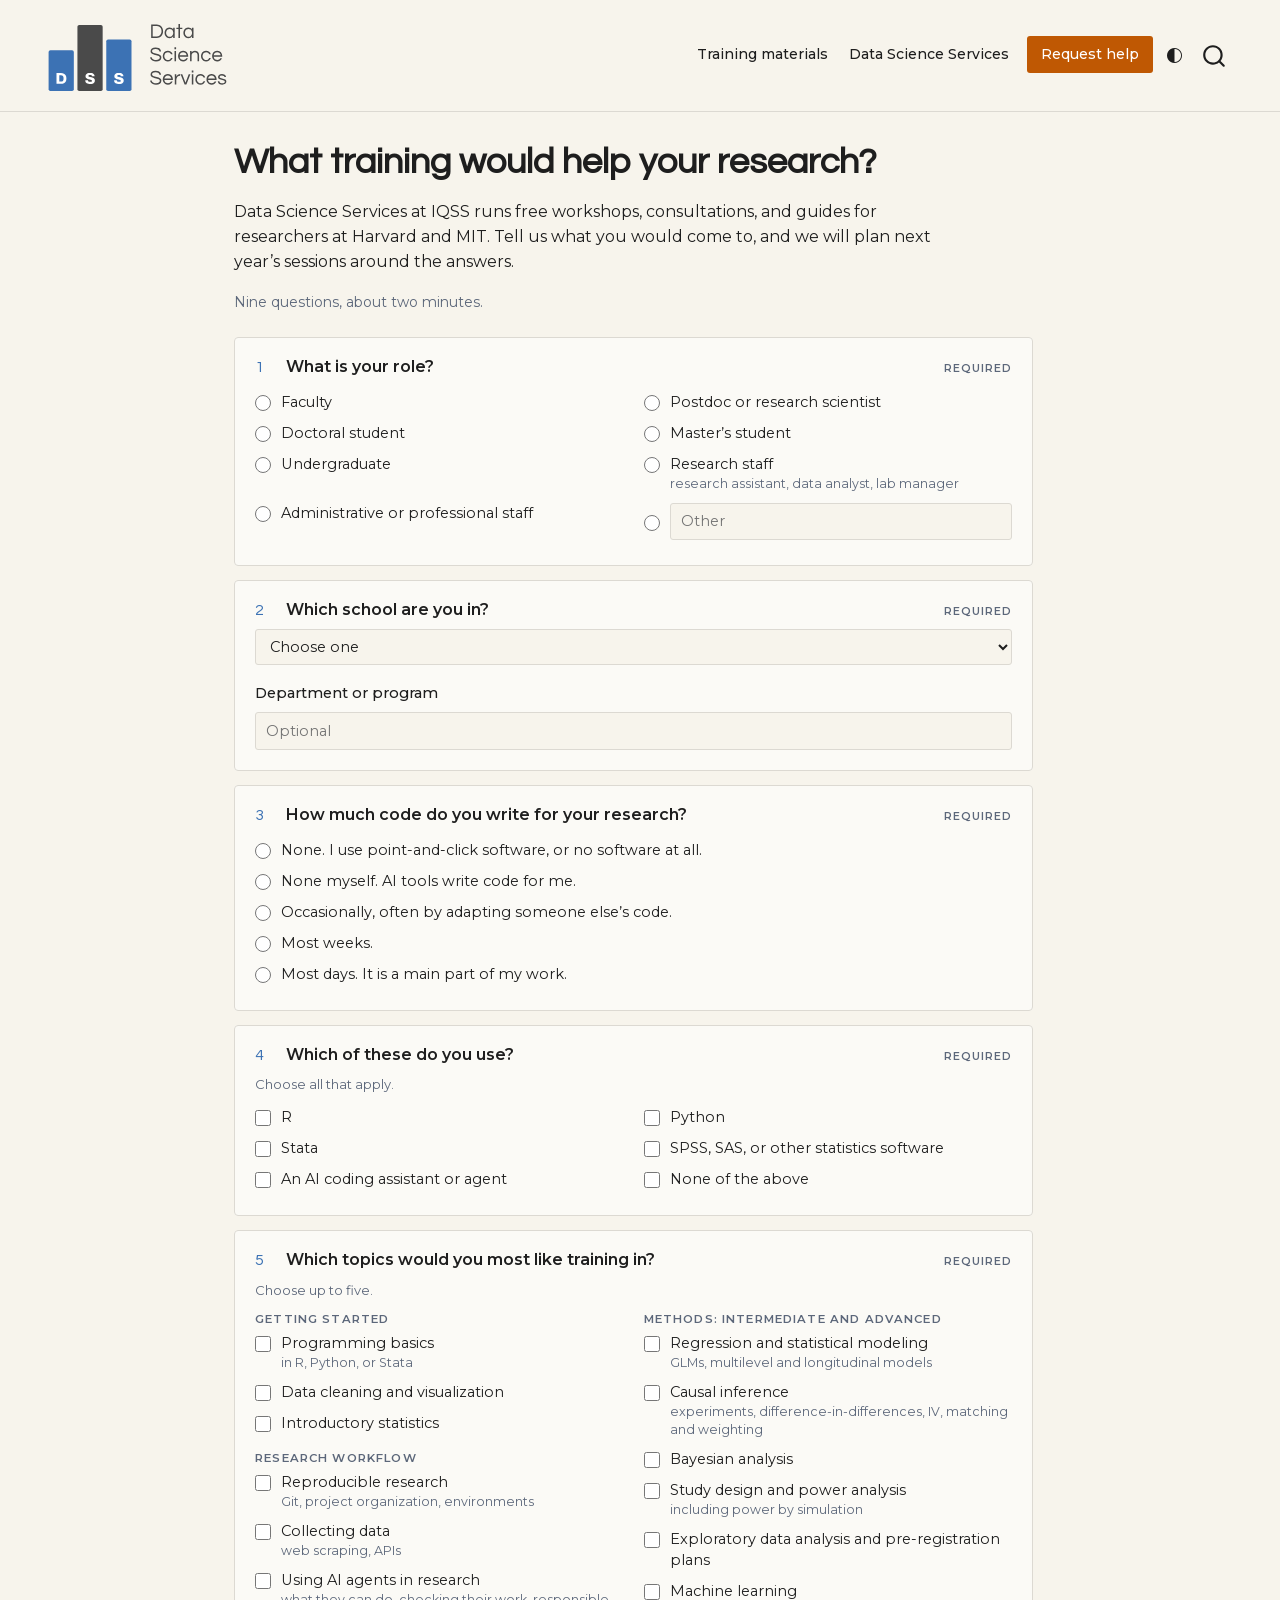
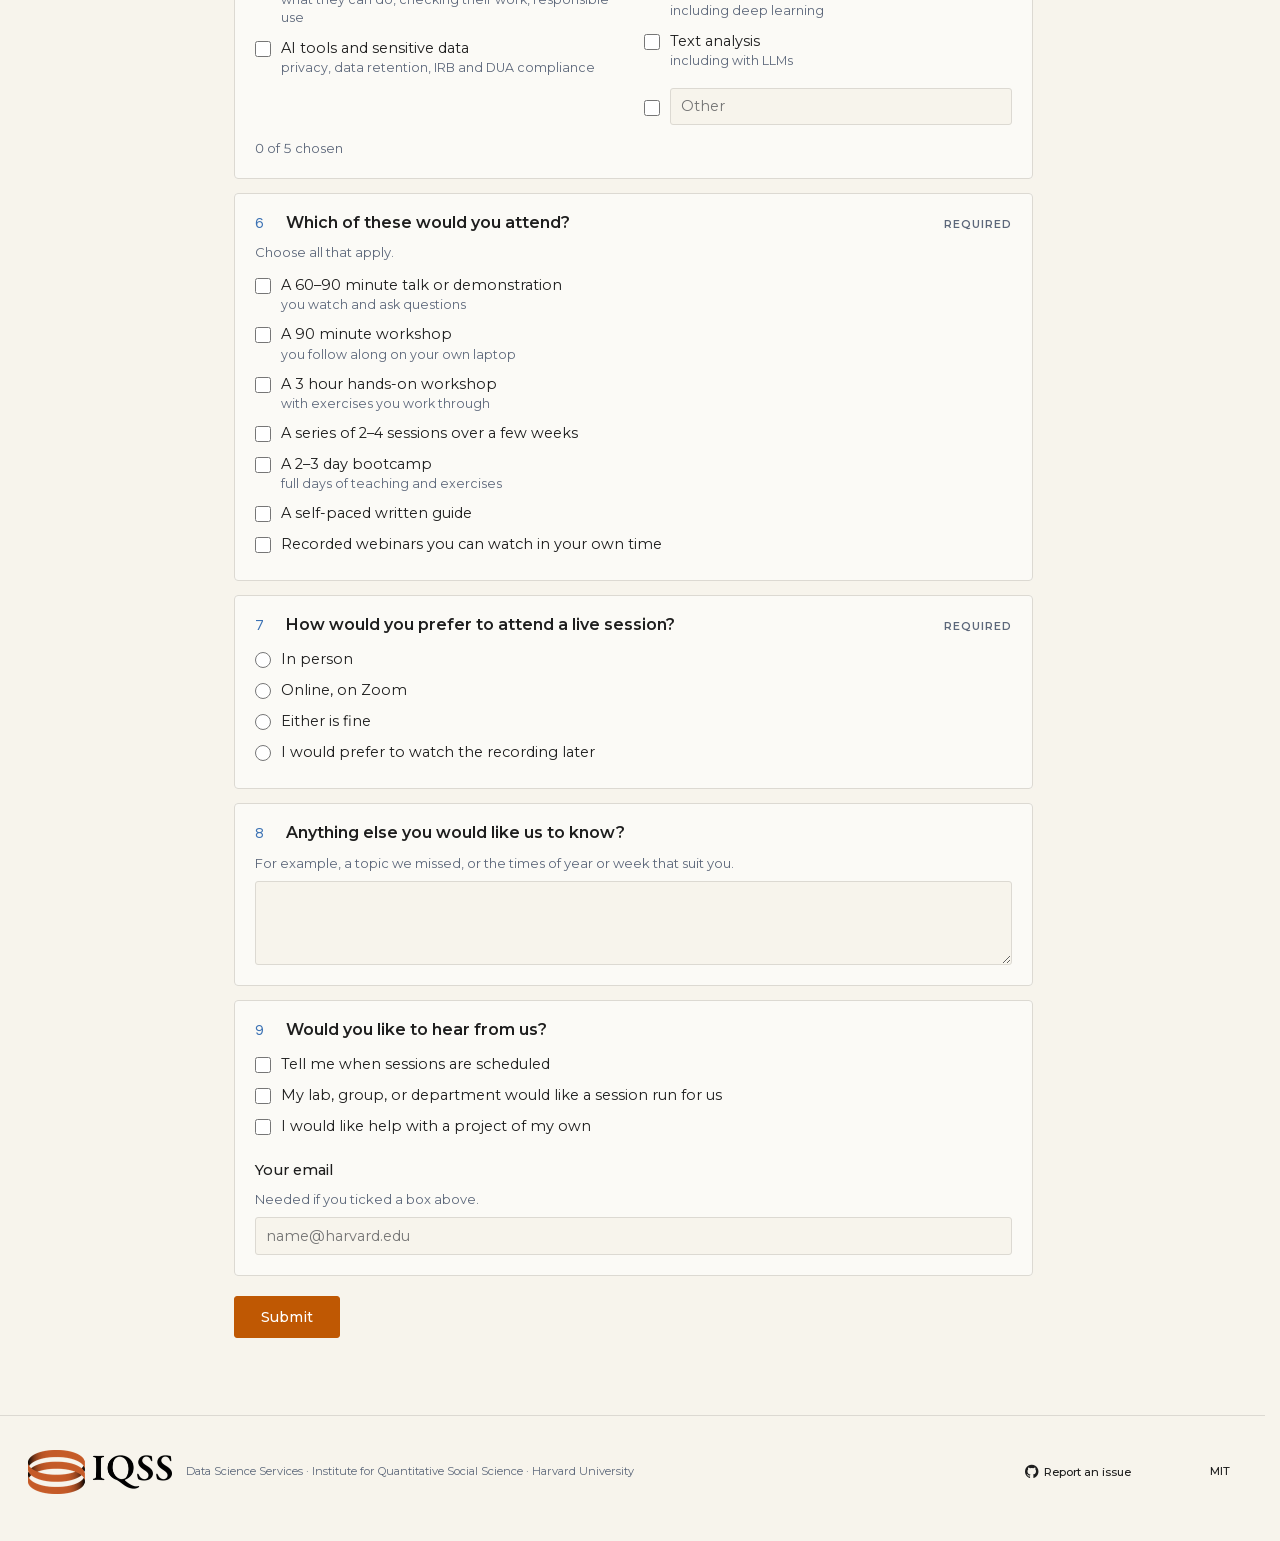
<file: index.html>
<!DOCTYPE html>
<html xmlns="http://www.w3.org/1999/xhtml" lang="en" xml:lang="en"><head>

<meta charset="utf-8">
<meta name="generator" content="quarto-1.9.38">

<meta name="viewport" content="width=device-width, initial-scale=1.0, user-scalable=yes">

<meta name="description" content="A two-minute survey from IQSS Data Science Services on the training formats and topics you would use.">

<title>What training would help your research? – DSS Training Survey</title>
<style>
/* Default styles provided by pandoc.
** See https://pandoc.org/MANUAL.html#variables-for-html for config info.
*/
code{white-space: pre-wrap;}
span.smallcaps{font-variant: small-caps;}
div.columns{display: flex; gap: min(4vw, 1.5em);}
div.column{flex: auto; overflow-x: auto;}
div.hanging-indent{margin-left: 1.5em; text-indent: -1.5em;}
ul.task-list{list-style: none;}
ul.task-list li input[type="checkbox"] {
  width: 0.8em;
  margin: 0 0.8em 0.2em -1em; /* quarto-specific, see https://github.com/quarto-dev/quarto-cli/issues/4556 */ 
  vertical-align: middle;
}
</style>


<script src="site_libs/quarto-nav/quarto-nav.js"></script>
<script src="site_libs/clipboard/clipboard.min.js"></script>
<script src="site_libs/quarto-search/autocomplete.umd.js"></script>
<script src="site_libs/quarto-search/fuse.min.js"></script>
<script src="site_libs/quarto-search/quarto-search.js"></script>
<meta name="quarto:offset" content="./">
<link href="site_libs/quarto-contrib/quarto-project/IQSS/dss-theme/assets/favicon.png" rel="icon" type="image/png">
<script src="site_libs/quarto-html/quarto.js" type="module"></script>
<script src="site_libs/quarto-html/tabsets/tabsets.js" type="module"></script>
<script src="site_libs/quarto-html/popper.min.js"></script>
<script src="site_libs/quarto-html/tippy.umd.min.js"></script>
<link href="site_libs/quarto-html/tippy.css" rel="stylesheet">
<link href="site_libs/quarto-html/quarto-syntax-highlighting-15634bcf2e68342d4ad2dfa704d543f6.css" rel="stylesheet" class="quarto-color-scheme" id="quarto-text-highlighting-styles">
<link href="site_libs/quarto-html/quarto-syntax-highlighting-dark-0a6b7249c26820e032cb0bd839ff02b1.css" rel="stylesheet" class="quarto-color-scheme quarto-color-alternate" id="quarto-text-highlighting-styles">
<link href="site_libs/quarto-html/quarto-syntax-highlighting-15634bcf2e68342d4ad2dfa704d543f6.css" rel="stylesheet" class="quarto-color-scheme-extra" id="quarto-text-highlighting-styles">
<script src="site_libs/bootstrap/bootstrap.min.js"></script>
<link href="site_libs/bootstrap/bootstrap-icons.css" rel="stylesheet">
<link href="site_libs/bootstrap/bootstrap-e1fdb97b0946f02b4c0493ee0e673298.min.css" rel="stylesheet" append-hash="true" class="quarto-color-scheme" id="quarto-bootstrap" data-mode="light">
<link href="site_libs/bootstrap/bootstrap-dark-cc534bb2103fbdb14f989861a0cb3a12.min.css" rel="stylesheet" append-hash="true" class="quarto-color-scheme quarto-color-alternate" id="quarto-bootstrap" data-mode="dark">
<link href="site_libs/bootstrap/bootstrap-e1fdb97b0946f02b4c0493ee0e673298.min.css" rel="stylesheet" append-hash="true" class="quarto-color-scheme-extra" id="quarto-bootstrap" data-mode="light">
<script id="quarto-search-options" type="application/json">{
  "location": "navbar",
  "copy-button": false,
  "collapse-after": 3,
  "panel-placement": "end",
  "type": "overlay",
  "limit": 50,
  "keyboard-shortcut": [
    "f",
    "/",
    "s"
  ],
  "show-item-context": false,
  "language": {
    "search-no-results-text": "No results",
    "search-matching-documents-text": "matching documents",
    "search-copy-link-title": "Copy link to search",
    "search-hide-matches-text": "Hide additional matches",
    "search-more-match-text": "more match in this document",
    "search-more-matches-text": "more matches in this document",
    "search-clear-button-title": "Clear",
    "search-text-placeholder": "",
    "search-detached-cancel-button-title": "Cancel",
    "search-submit-button-title": "Submit",
    "search-label": "Search"
  }
}</script>
<meta name="theme-color" content="#3C72B4">


</head>

<body class="nav-fixed fullcontent quarto-light"><script id="quarto-html-before-body" type="application/javascript">
    const toggleBodyColorMode = (bsSheetEl) => {
      const mode = bsSheetEl.getAttribute("data-mode");
      const bodyEl = window.document.querySelector("body");
      if (mode === "dark") {
        bodyEl.classList.add("quarto-dark");
        bodyEl.classList.remove("quarto-light");
      } else {
        bodyEl.classList.add("quarto-light");
        bodyEl.classList.remove("quarto-dark");
      }
    }
    const toggleBodyColorPrimary = () => {
      const bsSheetEl = window.document.querySelector("link#quarto-bootstrap:not([rel=disabled-stylesheet])");
      if (bsSheetEl) {
        toggleBodyColorMode(bsSheetEl);
      }
    }
    const setColorSchemeToggle = (alternate) => {
      const toggles = window.document.querySelectorAll('.quarto-color-scheme-toggle');
      for (let i=0; i < toggles.length; i++) {
        const toggle = toggles[i];
        if (toggle) {
          if (alternate) {
            toggle.classList.add("alternate");
          } else {
            toggle.classList.remove("alternate");
          }
        }
      }
    };
    const toggleColorMode = (alternate) => {
      // Switch the stylesheets
      const primaryStylesheets = window.document.querySelectorAll('link.quarto-color-scheme:not(.quarto-color-alternate)');
      const alternateStylesheets = window.document.querySelectorAll('link.quarto-color-scheme.quarto-color-alternate');
      manageTransitions('#quarto-margin-sidebar .nav-link', false);
      if (alternate) {
        // note: dark is layered on light, we don't disable primary!
        enableStylesheet(alternateStylesheets);
        for (const sheetNode of alternateStylesheets) {
          if (sheetNode.id === "quarto-bootstrap") {
            toggleBodyColorMode(sheetNode);
          }
        }
      } else {
        disableStylesheet(alternateStylesheets);
        enableStylesheet(primaryStylesheets)
        toggleBodyColorPrimary();
      }
      manageTransitions('#quarto-margin-sidebar .nav-link', true);
      // Switch the toggles
      setColorSchemeToggle(alternate)
      // Hack to workaround the fact that safari doesn't
      // properly recolor the scrollbar when toggling (#1455)
      if (navigator.userAgent.indexOf('Safari') > 0 && navigator.userAgent.indexOf('Chrome') == -1) {
        manageTransitions("body", false);
        window.scrollTo(0, 1);
        setTimeout(() => {
          window.scrollTo(0, 0);
          manageTransitions("body", true);
        }, 40);
      }
    }
    const disableStylesheet = (stylesheets) => {
      for (let i=0; i < stylesheets.length; i++) {
        const stylesheet = stylesheets[i];
        stylesheet.rel = 'disabled-stylesheet';
      }
    }
    const enableStylesheet = (stylesheets) => {
      for (let i=0; i < stylesheets.length; i++) {
        const stylesheet = stylesheets[i];
        if(stylesheet.rel !== 'stylesheet') { // for Chrome, which will still FOUC without this check
          stylesheet.rel = 'stylesheet';
        }
      }
    }
    const manageTransitions = (selector, allowTransitions) => {
      const els = window.document.querySelectorAll(selector);
      for (let i=0; i < els.length; i++) {
        const el = els[i];
        if (allowTransitions) {
          el.classList.remove('notransition');
        } else {
          el.classList.add('notransition');
        }
      }
    }
    const isFileUrl = () => {
      return window.location.protocol === 'file:';
    }
    const hasAlternateSentinel = () => {
      let styleSentinel = getColorSchemeSentinel();
      if (styleSentinel !== null) {
        return styleSentinel === "alternate";
      } else {
        return false;
      }
    }
    const setStyleSentinel = (alternate) => {
      const value = alternate ? "alternate" : "default";
      if (!isFileUrl()) {
        window.localStorage.setItem("quarto-color-scheme", value);
      } else {
        localAlternateSentinel = value;
      }
    }
    const getColorSchemeSentinel = () => {
      if (!isFileUrl()) {
        const storageValue = window.localStorage.getItem("quarto-color-scheme");
        return storageValue != null ? storageValue : localAlternateSentinel;
      } else {
        return localAlternateSentinel;
      }
    }
    const toggleGiscusIfUsed = (isAlternate, darkModeDefault) => {
      const baseTheme = document.querySelector('#giscus-base-theme')?.value ?? 'light';
      const alternateTheme = document.querySelector('#giscus-alt-theme')?.value ?? 'dark';
      let newTheme = '';
      if(authorPrefersDark) {
        newTheme = isAlternate ? baseTheme : alternateTheme;
      } else {
        newTheme = isAlternate ? alternateTheme : baseTheme;
      }
      const changeGiscusTheme = () => {
        // From: https://github.com/giscus/giscus/issues/336
        const sendMessage = (message) => {
          const iframe = document.querySelector('iframe.giscus-frame');
          if (!iframe) return;
          iframe.contentWindow.postMessage({ giscus: message }, 'https://giscus.app');
        }
        sendMessage({
          setConfig: {
            theme: newTheme
          }
        });
      }
      const isGiscussLoaded = window.document.querySelector('iframe.giscus-frame') !== null;
      if (isGiscussLoaded) {
        changeGiscusTheme();
      }
    };
    const authorPrefersDark = false;
    const queryPrefersDark = window.matchMedia('(prefers-color-scheme: dark)');
    const darkModeDefault = queryPrefersDark.matches;
      document.querySelector('link#quarto-text-highlighting-styles.quarto-color-scheme-extra').rel = 'disabled-stylesheet';
      document.querySelector('link#quarto-bootstrap.quarto-color-scheme-extra').rel = 'disabled-stylesheet';
    let localAlternateSentinel = darkModeDefault ? 'alternate' : 'default';
    // Dark / light mode switch
    window.quartoToggleColorScheme = () => {
      // Read the current dark / light value
      let toAlternate = !hasAlternateSentinel();
      toggleColorMode(toAlternate);
      setStyleSentinel(toAlternate);
      toggleGiscusIfUsed(toAlternate, darkModeDefault);
      window.dispatchEvent(new Event('resize'));
    };
    queryPrefersDark.addEventListener("change", e => {
      if(window.localStorage.getItem("quarto-color-scheme") !== null)
        return;
      const alternate = e.matches
      toggleColorMode(alternate);
      localAlternateSentinel = e.matches ? 'alternate' : 'default'; // this is used alongside local storage!
      toggleGiscusIfUsed(alternate, darkModeDefault);
    });
    // Switch to dark mode if need be
    if (hasAlternateSentinel()) {
      toggleColorMode(true);
    } else {
      toggleColorMode(false);
    }
  </script>

<div id="quarto-search-results"></div>
  <header id="quarto-header" class="headroom fixed-top">
    <nav class="navbar navbar-expand-lg " data-bs-theme="dark">
      <div class="navbar-container container-fluid">
      <div class="navbar-brand-container mx-auto">
    <a href="https://www.iq.harvard.edu/data-science-services" class="navbar-brand navbar-brand-logo">
    <img src="site_libs/quarto-contrib/quarto-project/IQSS/dss-theme/assets/dss-logo.svg" alt="" class="navbar-logo light-content">
    <img src="site_libs/quarto-contrib/quarto-project/IQSS/dss-theme/assets/dss-logo-dark.svg" alt="" class="navbar-logo dark-content">
    </a>
  </div>
            <div id="quarto-search" class="" title="Search"></div>
          <button class="navbar-toggler" type="button" data-bs-toggle="collapse" data-bs-target="#navbarCollapse" aria-controls="navbarCollapse" role="menu" aria-expanded="false" aria-label="Toggle navigation" onclick="if (window.quartoToggleHeadroom) { window.quartoToggleHeadroom(); }">
  <span class="navbar-toggler-icon"></span>
</button>
          <div class="collapse navbar-collapse" id="navbarCollapse">
            <ul class="navbar-nav navbar-nav-scroll ms-auto">
  <li class="nav-item">
    <a class="nav-link" href="https://iqss.github.io/dss-training/"> 
<span class="menu-text">Training materials</span></a>
  </li>  
  <li class="nav-item">
    <a class="nav-link" href="https://www.iq.harvard.edu/data-science-services"> 
<span class="menu-text">Data Science Services</span></a>
  </li>  
  <li class="nav-item">
    <a class="nav-link" href="https://www.iq.harvard.edu/data-science-services/contact-us"> 
<span class="menu-text">Request help</span></a>
  </li>  
</ul>
          </div> <!-- /navcollapse -->
            <div class="quarto-navbar-tools">
  <a href="" class="quarto-color-scheme-toggle quarto-navigation-tool  px-1" onclick="window.quartoToggleColorScheme(); return false;" title="Toggle dark mode"><i class="bi"></i></a>
</div>
      </div> <!-- /container-fluid -->
    </nav>
</header>
<!-- content -->
<div id="quarto-content" class="quarto-container page-columns page-rows-contents page-layout-article page-navbar">
<!-- sidebar -->
<!-- margin-sidebar -->
    
<!-- main -->
<main class="content" id="quarto-document-content">


<header id="title-block-header" class="quarto-title-block default">
<div class="quarto-title">
<h1 class="title">What training would help your research?</h1>
</div>

<div>
  <div class="description">
    A two-minute survey from IQSS Data Science Services on the training formats and topics you would use.
  </div>
</div>


<div class="quarto-title-meta">

    
  
    
  </div>
  


</header>


<p class="lede">Data Science Services at IQSS runs free workshops, consultations, and guides for researchers at Harvard and MIT. Tell us what you would come to, and we will plan next year’s sessions around the answers.</p><p class="survey-meta">Nine questions, about two minutes.</p><form id="survey-form" data-survey="2026" data-endpoint="https://script.google.com/macros/s/AKfycbxiOhMQ71eu6hIfHcC5cVQHvexdoMuqfLyOzqNETC7YJBLpxZy3nLkGeoO0Kr7VsfQU/exec" novalidate=""><fieldset><div class="question" data-q="role" data-type="radio" data-required="true"><div class="q" id="role-label"><span class="num">1</span><span class="q-text">What is your role?</span><span class="req" title="Required">Required</span></div><div class="opts cols"><label class="opt" for="role-1"><input type="radio" name="role" id="role-1" value="Faculty"><span>Faculty</span></label><label class="opt" for="role-2"><input type="radio" name="role" id="role-2" value="Postdoc or research scientist"><span>Postdoc or research scientist</span></label><label class="opt" for="role-3"><input type="radio" name="role" id="role-3" value="Doctoral student"><span>Doctoral student</span></label><label class="opt" for="role-4"><input type="radio" name="role" id="role-4" value="Master’s student"><span>Master’s student</span></label><label class="opt" for="role-5"><input type="radio" name="role" id="role-5" value="Undergraduate"><span>Undergraduate</span></label><label class="opt" for="role-6"><input type="radio" name="role" id="role-6" value="Research staff"><span>Research staff<small>research assistant, data analyst, lab manager</small></span></label><label class="opt" for="role-7"><input type="radio" name="role" id="role-7" value="Administrative or professional staff"><span>Administrative or professional staff</span></label><div class="opt opt-other"><input type="radio" name="role" id="role-other" value="Other" aria-label="Other"><input type="text" class="other-text" id="role-other-text" name="role_other" placeholder="Other" maxlength="200" aria-label="Other, please describe"></div></div><div class="error" role="alert"></div></div></fieldset><fieldset><div class="question" data-q="school" data-type="select" data-required="true"><div class="q" id="school-label"><span class="num">2</span><span class="q-text">Which school are you in?</span><span class="req" title="Required">Required</span></div><select id="school" name="school" aria-labelledby="school-label"><option value="">Choose one</option><option>Faculty of Arts and Sciences</option><option>School of Engineering and Applied Sciences</option><option>Business School</option><option>Chan School of Public Health</option><option>Divinity School</option><option>Graduate School of Design</option><option>Graduate School of Education</option><option>Kennedy School</option><option>Law School</option><option>Medical School, School of Dental Medicine, or an affiliated hospital</option><option>Radcliffe Institute</option><option>Other Harvard unit</option><option>MIT</option><option>Elsewhere</option></select><div class="error" role="alert"></div></div><div class="question" data-q="department" data-type="text"><div class="q part" id="department-label"><span class="q-text">Department or program</span></div><input type="text" id="department" name="department" maxlength="200" placeholder="Optional" aria-labelledby="department-label"><div class="error" role="alert"></div></div></fieldset><fieldset><div class="question" data-q="coding" data-type="radio" data-required="true"><div class="q" id="coding-label"><span class="num">3</span><span class="q-text">How much code do you write for your research?</span><span class="req" title="Required">Required</span></div><div class="opts"><label class="opt" for="coding-1"><input type="radio" name="coding" id="coding-1" value="None. I use point-and-click software, or no software at all."><span>None. I use point-and-click software, or no software at all.</span></label><label class="opt" for="coding-2"><input type="radio" name="coding" id="coding-2" value="None myself. AI tools write code for me."><span>None myself. AI tools write code for me.</span></label><label class="opt" for="coding-3"><input type="radio" name="coding" id="coding-3" value="Occasionally, often by adapting someone else’s code."><span>Occasionally, often by adapting someone else’s code.</span></label><label class="opt" for="coding-4"><input type="radio" name="coding" id="coding-4" value="Most weeks."><span>Most weeks.</span></label><label class="opt" for="coding-5"><input type="radio" name="coding" id="coding-5" value="Most days. It is a main part of my work."><span>Most days. It is a main part of my work.</span></label></div><div class="error" role="alert"></div></div></fieldset><fieldset><div class="question" data-q="uses" data-type="checkbox" data-required="true"><div class="q" id="uses-label"><span class="num">4</span><span class="q-text">Which of these do you use?</span><span class="req" title="Required">Required</span></div><div class="hint">Choose all that apply.</div><div class="opts cols"><label class="opt" for="uses-1"><input type="checkbox" name="uses" id="uses-1" value="R"><span>R</span></label><label class="opt" for="uses-2"><input type="checkbox" name="uses" id="uses-2" value="Python"><span>Python</span></label><label class="opt" for="uses-3"><input type="checkbox" name="uses" id="uses-3" value="Stata"><span>Stata</span></label><label class="opt" for="uses-4"><input type="checkbox" name="uses" id="uses-4" value="SPSS, SAS, or other statistics software"><span>SPSS, SAS, or other statistics software</span></label><label class="opt" for="uses-5"><input type="checkbox" name="uses" id="uses-5" value="An AI coding assistant or agent"><span>An AI coding assistant or agent</span></label><label class="opt" for="uses-6"><input type="checkbox" name="uses" id="uses-6" value="None of the above" data-exclusive=""><span>None of the above</span></label></div><div class="error" role="alert"></div></div></fieldset><fieldset><div class="question" data-q="topics" data-type="checkbox" data-required="true" data-max="5"><div class="q" id="topics-label"><span class="num">5</span><span class="q-text">Which topics would you most like training in?</span><span class="req" title="Required">Required</span></div><div class="hint">Choose up to five.</div><div class="opts cols"><div class="opt-group"><div class="group-label">Getting started</div><label class="opt" for="topics-1"><input type="checkbox" name="topics" id="topics-1" value="Programming basics"><span>Programming basics<small>in R, Python, or Stata</small></span></label><label class="opt" for="topics-2"><input type="checkbox" name="topics" id="topics-2" value="Data cleaning and visualization"><span>Data cleaning and visualization</span></label><label class="opt" for="topics-3"><input type="checkbox" name="topics" id="topics-3" value="Introductory statistics"><span>Introductory statistics</span></label></div><div class="opt-group"><div class="group-label">Research workflow</div><label class="opt" for="topics-4"><input type="checkbox" name="topics" id="topics-4" value="Reproducible research"><span>Reproducible research<small>Git, project organization, environments</small></span></label><label class="opt" for="topics-5"><input type="checkbox" name="topics" id="topics-5" value="Collecting data"><span>Collecting data<small>web scraping, APIs</small></span></label><label class="opt" for="topics-6"><input type="checkbox" name="topics" id="topics-6" value="Using AI agents in research"><span>Using AI agents in research<small>what they can do, checking their work, responsible use</small></span></label><label class="opt" for="topics-7"><input type="checkbox" name="topics" id="topics-7" value="AI tools and sensitive data"><span>AI tools and sensitive data<small>privacy, data retention, IRB and DUA compliance</small></span></label></div><div class="opt-group"><div class="group-label">Methods: intermediate and advanced</div><label class="opt" for="topics-8"><input type="checkbox" name="topics" id="topics-8" value="Regression and statistical modeling"><span>Regression and statistical modeling<small>GLMs, multilevel and longitudinal models</small></span></label><label class="opt" for="topics-9"><input type="checkbox" name="topics" id="topics-9" value="Causal inference"><span>Causal inference<small>experiments, difference-in-differences, IV, matching and weighting</small></span></label><label class="opt" for="topics-10"><input type="checkbox" name="topics" id="topics-10" value="Bayesian analysis"><span>Bayesian analysis</span></label><label class="opt" for="topics-11"><input type="checkbox" name="topics" id="topics-11" value="Study design and power analysis"><span>Study design and power analysis<small>including power by simulation</small></span></label><label class="opt" for="topics-12"><input type="checkbox" name="topics" id="topics-12" value="Exploratory data analysis and pre-registration plans"><span>Exploratory data analysis and pre-registration plans</span></label><label class="opt" for="topics-13"><input type="checkbox" name="topics" id="topics-13" value="Machine learning"><span>Machine learning<small>including deep learning</small></span></label><label class="opt" for="topics-14"><input type="checkbox" name="topics" id="topics-14" value="Text analysis"><span>Text analysis<small>including with LLMs</small></span></label></div><div class="opt opt-other"><input type="checkbox" name="topics" id="topics-other" value="Other" aria-label="Other"><input type="text" class="other-text" id="topics-other-text" name="topics_other" placeholder="Other" maxlength="200" aria-label="Other, please describe"></div></div><div class="counter" aria-live="polite"></div><div class="error" role="alert"></div></div></fieldset><fieldset><div class="question" data-q="formats" data-type="checkbox" data-required="true"><div class="q" id="formats-label"><span class="num">6</span><span class="q-text">Which of these would you attend?</span><span class="req" title="Required">Required</span></div><div class="hint">Choose all that apply.</div><div class="opts"><label class="opt" for="formats-1"><input type="checkbox" name="formats" id="formats-1" value="A 60–90 minute talk or demonstration"><span>A 60–90 minute talk or demonstration<small>you watch and ask questions</small></span></label><label class="opt" for="formats-2"><input type="checkbox" name="formats" id="formats-2" value="A 90 minute workshop"><span>A 90 minute workshop<small>you follow along on your own laptop</small></span></label><label class="opt" for="formats-3"><input type="checkbox" name="formats" id="formats-3" value="A 3 hour hands-on workshop"><span>A 3 hour hands-on workshop<small>with exercises you work through</small></span></label><label class="opt" for="formats-4"><input type="checkbox" name="formats" id="formats-4" value="A series of 2–4 sessions over a few weeks"><span>A series of 2–4 sessions over a few weeks</span></label><label class="opt" for="formats-5"><input type="checkbox" name="formats" id="formats-5" value="A 2–3 day bootcamp"><span>A 2–3 day bootcamp<small>full days of teaching and exercises</small></span></label><label class="opt" for="formats-6"><input type="checkbox" name="formats" id="formats-6" value="A self-paced written guide"><span>A self-paced written guide</span></label><label class="opt" for="formats-7"><input type="checkbox" name="formats" id="formats-7" value="Recorded webinars you can watch in your own time"><span>Recorded webinars you can watch in your own time</span></label></div><div class="error" role="alert"></div></div></fieldset><fieldset><div class="question" data-q="attend" data-type="radio" data-required="true"><div class="q" id="attend-label"><span class="num">7</span><span class="q-text">How would you prefer to attend a live session?</span><span class="req" title="Required">Required</span></div><div class="opts"><label class="opt" for="attend-1"><input type="radio" name="attend" id="attend-1" value="In person"><span>In person</span></label><label class="opt" for="attend-2"><input type="radio" name="attend" id="attend-2" value="Online, on Zoom"><span>Online, on Zoom</span></label><label class="opt" for="attend-3"><input type="radio" name="attend" id="attend-3" value="Either is fine"><span>Either is fine</span></label><label class="opt" for="attend-4"><input type="radio" name="attend" id="attend-4" value="I would prefer to watch the recording later"><span>I would prefer to watch the recording later</span></label></div><div class="error" role="alert"></div></div></fieldset><fieldset><div class="question" data-q="comments" data-type="textarea"><div class="q" id="comments-label"><span class="num">8</span><span class="q-text">Anything else you would like us to know?</span></div><div class="hint">For example, a topic we missed, or the times of year or week that suit you.</div><textarea id="comments" name="comments" maxlength="2000" aria-labelledby="comments-label"></textarea><div class="error" role="alert"></div></div></fieldset><fieldset><div class="question" data-q="follow_up" data-type="checkbox"><div class="q" id="follow_up-label"><span class="num">9</span><span class="q-text">Would you like to hear from us?</span></div><div class="opts"><label class="opt" for="follow_up-1"><input type="checkbox" name="follow_up" id="follow_up-1" value="Tell me when sessions are scheduled"><span>Tell me when sessions are scheduled</span></label><label class="opt" for="follow_up-2"><input type="checkbox" name="follow_up" id="follow_up-2" value="My lab, group, or department would like a session run for us"><span>My lab, group, or department would like a session run for us</span></label><label class="opt" for="follow_up-3"><input type="checkbox" name="follow_up" id="follow_up-3" value="I would like help with a project of my own"><span>I would like help with a project of my own</span></label></div><div class="error" role="alert"></div></div><div class="question" data-q="email" data-type="email" data-required-if="follow_up" data-required-message="Please add your email so we can get back to you."><div class="q part" id="email-label"><span class="q-text">Your email</span></div><div class="hint">Needed if you ticked a box above.</div><input type="email" id="email" name="email" autocomplete="email" maxlength="200" placeholder="name@harvard.edu" aria-labelledby="email-label"><div class="error" role="alert"></div></div></fieldset><div class="hp" aria-hidden="true"><label>Website <input type="text" name="website" tabindex="-1" autocomplete="off"></label></div><div class="actions"><button type="submit" class="dss-btn">Submit</button><span class="status" role="status"></span></div></form><div id="survey-thanks" class="thanks" hidden="" tabindex="-1"><h2>Thank you</h2><p>Thank you. We will use your answers to plan next year’s training. If you asked us to get in touch, we will write to you at the address you gave.</p></div>



</main> <!-- /main -->
<script>
// Light / Dark / System switch, built on Quarto's own light-dark mechanism (Quarto 1.7+ with
// respect-user-color-scheme: true). Quarto stores an explicit choice in localStorage["quarto-color-scheme"]
// ("default" = light, "alternate" = dark) and, when nothing is stored, follows prefers-color-scheme and
// tracks OS changes live. "System" here therefore means: remove the stored choice and apply the OS preference.
(function () {
  const KEY = "quarto-color-scheme";
  const mq = window.matchMedia("(prefers-color-scheme: dark)");
  const stored = () => { try { return window.localStorage.getItem(KEY); } catch { return null; } };
  const mode = () => { const s = stored(); return s === "alternate" ? "dark" : s === "default" ? "light" : "system"; };
  const isDark = () => document.body.classList.contains("quarto-dark");
  const apply = (dark) => {
    if (isDark() === dark) return;
    if (typeof window.quartoToggleColorScheme === "function") { window.quartoToggleColorScheme(); }
  };
  const choose = (m) => {
    const dark = m === "dark" ? true : m === "light" ? false : mq.matches;
    apply(dark);
    try {
      if (m === "system") { window.localStorage.removeItem(KEY); }
      else { window.localStorage.setItem(KEY, dark ? "alternate" : "default"); }
    } catch {}
    mark();
  };
  const items = [["light", "Light", "bi-sun"], ["dark", "Dark", "bi-moon"], ["system", "System", "bi-circle-half"]];
  let menu;
  const mark = () => {
    if (!menu) return;
    const m = mode();
    menu.querySelectorAll("[data-mode]").forEach((a) => {
      const on = a.dataset.mode === m;
      a.classList.toggle("active", on);
      a.setAttribute("aria-current", on ? "true" : "false");
    });
    const icon = menu.parentElement.querySelector(".dss-switch-icon");
    if (icon) icon.className = "bi dss-switch-icon " + items.find((i) => i[0] === m)[2];
  };
  const build = () => {
    const nav = document.querySelector(".navbar .navbar-nav.ms-auto") || document.querySelector(".navbar .navbar-nav");
    if (!nav || nav.querySelector(".dss-theme-switch")) return;
    const li = document.createElement("li");
    li.className = "nav-item dropdown dss-theme-switch";
    li.innerHTML =
      '<a class="nav-link dropdown-toggle" href="#" role="button" data-bs-toggle="dropdown" aria-expanded="false" aria-label="Color scheme" title="Color scheme">' +
      '<i class="bi dss-switch-icon bi-circle-half"></i></a>' +
      '<ul class="dropdown-menu dropdown-menu-end">' +
      items.map(([m, label, icon]) => '<li><a class="dropdown-item" href="#" data-mode="' + m + '"><i class="bi ' + icon + '"></i> ' + label + "</a></li>").join("") +
      "</ul>";
    nav.appendChild(li);
    menu = li.querySelector(".dropdown-menu");
    menu.addEventListener("click", (e) => {
      const a = e.target.closest("[data-mode]");
      if (!a) return;
      e.preventDefault();
      choose(a.dataset.mode);
    });
    mark();
  };
  if (document.readyState === "loading") { document.addEventListener("DOMContentLoaded", build); } else { build(); }
  // Quarto's listener re-applies the OS preference on change when nothing is stored; keep the tick in step.
  mq.addEventListener("change", () => setTimeout(mark, 0));
})();
</script>
<script id="quarto-html-after-body" type="application/javascript">
  window.document.addEventListener("DOMContentLoaded", function (event) {
    // Ensure there is a toggle, if there isn't float one in the top right
    if (window.document.querySelector('.quarto-color-scheme-toggle') === null) {
      const a = window.document.createElement('a');
      a.classList.add('top-right');
      a.classList.add('quarto-color-scheme-toggle');
      a.href = "";
      a.onclick = function() { try { window.quartoToggleColorScheme(); } catch {} return false; };
      const i = window.document.createElement("i");
      i.classList.add('bi');
      a.appendChild(i);
      window.document.body.appendChild(a);
    }
    setColorSchemeToggle(hasAlternateSentinel())
    const isCodeAnnotation = (el) => {
      for (const clz of el.classList) {
        if (clz.startsWith('code-annotation-')) {                     
          return true;
        }
      }
      return false;
    }
    const onCopySuccess = function(e) {
      // button target
      const button = e.trigger;
      // don't keep focus
      button.blur();
      // flash "checked"
      button.classList.add('code-copy-button-checked');
      var currentTitle = button.getAttribute("title");
      button.setAttribute("title", "Copied!");
      let tooltip;
      if (window.bootstrap) {
        button.setAttribute("data-bs-toggle", "tooltip");
        button.setAttribute("data-bs-placement", "left");
        button.setAttribute("data-bs-title", "Copied!");
        tooltip = new bootstrap.Tooltip(button, 
          { trigger: "manual", 
            customClass: "code-copy-button-tooltip",
            offset: [0, -8]});
        tooltip.show();    
      }
      setTimeout(function() {
        if (tooltip) {
          tooltip.hide();
          button.removeAttribute("data-bs-title");
          button.removeAttribute("data-bs-toggle");
          button.removeAttribute("data-bs-placement");
        }
        button.setAttribute("title", currentTitle);
        button.classList.remove('code-copy-button-checked');
      }, 1000);
      // clear code selection
      e.clearSelection();
    }
    const getTextToCopy = function(trigger) {
      const outerScaffold = trigger.parentElement.cloneNode(true);
      const codeEl = outerScaffold.querySelector('code');
      for (const childEl of codeEl.children) {
        if (isCodeAnnotation(childEl)) {
          childEl.remove();
        }
      }
      return codeEl.innerText;
    }
    const clipboard = new window.ClipboardJS('.code-copy-button:not([data-in-quarto-modal])', {
      text: getTextToCopy
    });
    clipboard.on('success', onCopySuccess);
    if (window.document.getElementById('quarto-embedded-source-code-modal')) {
      const clipboardModal = new window.ClipboardJS('.code-copy-button[data-in-quarto-modal]', {
        text: getTextToCopy,
        container: window.document.getElementById('quarto-embedded-source-code-modal')
      });
      clipboardModal.on('success', onCopySuccess);
    }
      var localhostRegex = new RegExp(/^(?:http|https):\/\/localhost\:?[0-9]*\//);
      var mailtoRegex = new RegExp(/^mailto:/);
        var filterRegex = new RegExp("https:\/\/iqss\.github\.io\/dss-survey\/");
      var isInternal = (href) => {
          return filterRegex.test(href) || localhostRegex.test(href) || mailtoRegex.test(href);
      }
      // Inspect non-navigation links and adorn them if external
     var links = window.document.querySelectorAll('a[href]:not(.nav-link):not(.navbar-brand):not(.toc-action):not(.sidebar-link):not(.sidebar-item-toggle):not(.pagination-link):not(.no-external):not([aria-hidden]):not(.dropdown-item):not(.quarto-navigation-tool):not(.about-link)');
      for (var i=0; i<links.length; i++) {
        const link = links[i];
        if (!isInternal(link.href)) {
          // undo the damage that might have been done by quarto-nav.js in the case of
          // links that we want to consider external
          if (link.dataset.originalHref !== undefined) {
            link.href = link.dataset.originalHref;
          }
            // target, if specified
            link.setAttribute("target", "_blank");
            if (link.getAttribute("rel") === null) {
              link.setAttribute("rel", "noopener");
            }
        }
      }
    function tippyHover(el, contentFn, onTriggerFn, onUntriggerFn) {
      const config = {
        allowHTML: true,
        maxWidth: 500,
        delay: 100,
        arrow: false,
        appendTo: function(el) {
            return el.parentElement;
        },
        interactive: true,
        interactiveBorder: 10,
        theme: 'quarto',
        placement: 'bottom-start',
      };
      if (contentFn) {
        config.content = contentFn;
      }
      if (onTriggerFn) {
        config.onTrigger = onTriggerFn;
      }
      if (onUntriggerFn) {
        config.onUntrigger = onUntriggerFn;
      }
      window.tippy(el, config); 
    }
    const noterefs = window.document.querySelectorAll('a[role="doc-noteref"]');
    for (var i=0; i<noterefs.length; i++) {
      const ref = noterefs[i];
      tippyHover(ref, function() {
        // use id or data attribute instead here
        let href = ref.getAttribute('data-footnote-href') || ref.getAttribute('href');
        try { href = new URL(href).hash; } catch {}
        const id = href.replace(/^#\/?/, "");
        const note = window.document.getElementById(id);
        if (note) {
          return note.innerHTML;
        } else {
          return "";
        }
      });
    }
    const xrefs = window.document.querySelectorAll('a.quarto-xref');
    const processXRef = (id, note) => {
      // Strip column container classes
      const stripColumnClz = (el) => {
        el.classList.remove("page-full", "page-columns");
        if (el.children) {
          for (const child of el.children) {
            stripColumnClz(child);
          }
        }
      }
      stripColumnClz(note)
      if (id === null || id.startsWith('sec-')) {
        // Special case sections, only their first couple elements
        const container = document.createElement("div");
        if (note.children && note.children.length > 2) {
          container.appendChild(note.children[0].cloneNode(true));
          for (let i = 1; i < note.children.length; i++) {
            const child = note.children[i];
            if (child.tagName === "P" && child.innerText === "") {
              continue;
            } else {
              container.appendChild(child.cloneNode(true));
              break;
            }
          }
          if (window.Quarto?.typesetMath) {
            window.Quarto.typesetMath(container);
          }
          return container.innerHTML
        } else {
          if (window.Quarto?.typesetMath) {
            window.Quarto.typesetMath(note);
          }
          return note.innerHTML;
        }
      } else {
        // Remove any anchor links if they are present
        const anchorLink = note.querySelector('a.anchorjs-link');
        if (anchorLink) {
          anchorLink.remove();
        }
        if (window.Quarto?.typesetMath) {
          window.Quarto.typesetMath(note);
        }
        if (note.classList.contains("callout")) {
          return note.outerHTML;
        } else {
          return note.innerHTML;
        }
      }
    }
    for (var i=0; i<xrefs.length; i++) {
      const xref = xrefs[i];
      tippyHover(xref, undefined, function(instance) {
        instance.disable();
        let url = xref.getAttribute('href');
        let hash = undefined; 
        if (url.startsWith('#')) {
          hash = url;
        } else {
          try { hash = new URL(url).hash; } catch {}
        }
        if (hash) {
          const id = hash.replace(/^#\/?/, "");
          const note = window.document.getElementById(id);
          if (note !== null) {
            try {
              const html = processXRef(id, note.cloneNode(true));
              instance.setContent(html);
            } finally {
              instance.enable();
              instance.show();
            }
          } else {
            // See if we can fetch this
            fetch(url.split('#')[0])
            .then(res => res.text())
            .then(html => {
              const parser = new DOMParser();
              const htmlDoc = parser.parseFromString(html, "text/html");
              const note = htmlDoc.getElementById(id);
              if (note !== null) {
                const html = processXRef(id, note);
                instance.setContent(html);
              } 
            }).finally(() => {
              instance.enable();
              instance.show();
            });
          }
        } else {
          // See if we can fetch a full url (with no hash to target)
          // This is a special case and we should probably do some content thinning / targeting
          fetch(url)
          .then(res => res.text())
          .then(html => {
            const parser = new DOMParser();
            const htmlDoc = parser.parseFromString(html, "text/html");
            const note = htmlDoc.querySelector('main.content');
            if (note !== null) {
              // This should only happen for chapter cross references
              // (since there is no id in the URL)
              // remove the first header
              if (note.children.length > 0 && note.children[0].tagName === "HEADER") {
                note.children[0].remove();
              }
              const html = processXRef(null, note);
              instance.setContent(html);
            } 
          }).finally(() => {
            instance.enable();
            instance.show();
          });
        }
      }, function(instance) {
      });
    }
        let selectedAnnoteEl;
        const selectorForAnnotation = ( cell, annotation) => {
          let cellAttr = 'data-code-cell="' + cell + '"';
          let lineAttr = 'data-code-annotation="' +  annotation + '"';
          const selector = 'span[' + cellAttr + '][' + lineAttr + ']';
          return selector;
        }
        const selectCodeLines = (annoteEl) => {
          const doc = window.document;
          const targetCell = annoteEl.getAttribute("data-target-cell");
          const targetAnnotation = annoteEl.getAttribute("data-target-annotation");
          const annoteSpan = window.document.querySelector(selectorForAnnotation(targetCell, targetAnnotation));
          const lines = annoteSpan.getAttribute("data-code-lines").split(",");
          const lineIds = lines.map((line) => {
            return targetCell + "-" + line;
          })
          let top = null;
          let height = null;
          let parent = null;
          if (lineIds.length > 0) {
              //compute the position of the single el (top and bottom and make a div)
              const el = window.document.getElementById(lineIds[0]);
              top = el.offsetTop;
              height = el.offsetHeight;
              parent = el.parentElement.parentElement;
            if (lineIds.length > 1) {
              const lastEl = window.document.getElementById(lineIds[lineIds.length - 1]);
              const bottom = lastEl.offsetTop + lastEl.offsetHeight;
              height = bottom - top;
            }
            if (top !== null && height !== null && parent !== null) {
              // cook up a div (if necessary) and position it 
              let div = window.document.getElementById("code-annotation-line-highlight");
              if (div === null) {
                div = window.document.createElement("div");
                div.setAttribute("id", "code-annotation-line-highlight");
                div.style.position = 'absolute';
                parent.appendChild(div);
              }
              div.style.top = top - 2 + "px";
              div.style.height = height + 4 + "px";
              div.style.left = 0;
              let gutterDiv = window.document.getElementById("code-annotation-line-highlight-gutter");
              if (gutterDiv === null) {
                gutterDiv = window.document.createElement("div");
                gutterDiv.setAttribute("id", "code-annotation-line-highlight-gutter");
                gutterDiv.style.position = 'absolute';
                const codeCell = window.document.getElementById(targetCell);
                const gutter = codeCell.querySelector('.code-annotation-gutter');
                gutter.appendChild(gutterDiv);
              }
              gutterDiv.style.top = top - 2 + "px";
              gutterDiv.style.height = height + 4 + "px";
            }
            selectedAnnoteEl = annoteEl;
          }
        };
        const unselectCodeLines = () => {
          const elementsIds = ["code-annotation-line-highlight", "code-annotation-line-highlight-gutter"];
          elementsIds.forEach((elId) => {
            const div = window.document.getElementById(elId);
            if (div) {
              div.remove();
            }
          });
          selectedAnnoteEl = undefined;
        };
          // Handle positioning of the toggle
      window.addEventListener(
        "resize",
        throttle(() => {
          elRect = undefined;
          if (selectedAnnoteEl) {
            selectCodeLines(selectedAnnoteEl);
          }
        }, 10)
      );
      function throttle(fn, ms) {
      let throttle = false;
      let timer;
        return (...args) => {
          if(!throttle) { // first call gets through
              fn.apply(this, args);
              throttle = true;
          } else { // all the others get throttled
              if(timer) clearTimeout(timer); // cancel #2
              timer = setTimeout(() => {
                fn.apply(this, args);
                timer = throttle = false;
              }, ms);
          }
        };
      }
        // Attach click handler to the DT
        const annoteDls = window.document.querySelectorAll('dt[data-target-cell]');
        for (const annoteDlNode of annoteDls) {
          annoteDlNode.addEventListener('click', (event) => {
            const clickedEl = event.target;
            if (clickedEl !== selectedAnnoteEl) {
              unselectCodeLines();
              const activeEl = window.document.querySelector('dt[data-target-cell].code-annotation-active');
              if (activeEl) {
                activeEl.classList.remove('code-annotation-active');
              }
              selectCodeLines(clickedEl);
              clickedEl.classList.add('code-annotation-active');
            } else {
              // Unselect the line
              unselectCodeLines();
              clickedEl.classList.remove('code-annotation-active');
            }
          });
        }
    const findCites = (el) => {
      const parentEl = el.parentElement;
      if (parentEl) {
        const cites = parentEl.dataset.cites;
        if (cites) {
          return {
            el,
            cites: cites.split(' ')
          };
        } else {
          return findCites(el.parentElement)
        }
      } else {
        return undefined;
      }
    };
    var bibliorefs = window.document.querySelectorAll('a[role="doc-biblioref"]');
    for (var i=0; i<bibliorefs.length; i++) {
      const ref = bibliorefs[i];
      const citeInfo = findCites(ref);
      if (citeInfo) {
        tippyHover(citeInfo.el, function() {
          var popup = window.document.createElement('div');
          citeInfo.cites.forEach(function(cite) {
            var citeDiv = window.document.createElement('div');
            citeDiv.classList.add('hanging-indent');
            citeDiv.classList.add('csl-entry');
            var biblioDiv = window.document.getElementById('ref-' + cite);
            if (biblioDiv) {
              citeDiv.innerHTML = biblioDiv.innerHTML;
            }
            popup.appendChild(citeDiv);
          });
          return popup.innerHTML;
        });
      }
    }
  });
  </script>
</div> <!-- /content -->
<footer class="footer">
  <div class="nav-footer">
    <div class="nav-footer-left">
<p><a href="https://www.iq.harvard.edu/" class="footer-logo" aria-label="IQSS, the Institute for Quantitative Social Science"></a><span>Data Science Services · Institute for Quantitative Social Science · Harvard University</span></p>
</div>   
    <div class="nav-footer-center">
      &nbsp;
    <div class="toc-actions"><ul><li><a href="https://github.com/IQSS/dss-survey/issues/new" class="toc-action"><i class="bi bi-github"></i>Report an issue</a></li></ul></div></div>
    <div class="nav-footer-right">
      <ul class="footer-items list-unstyled">
    <li class="nav-item">
    <a class="nav-link" href="https://github.com/IQSS/dss-survey/blob/main/LICENSE">
<p>MIT</p>
</a>
  </li>  
</ul>
    </div>
  </div>
</footer>
<script src="assets/survey.js"></script>




</body></html>
</file>
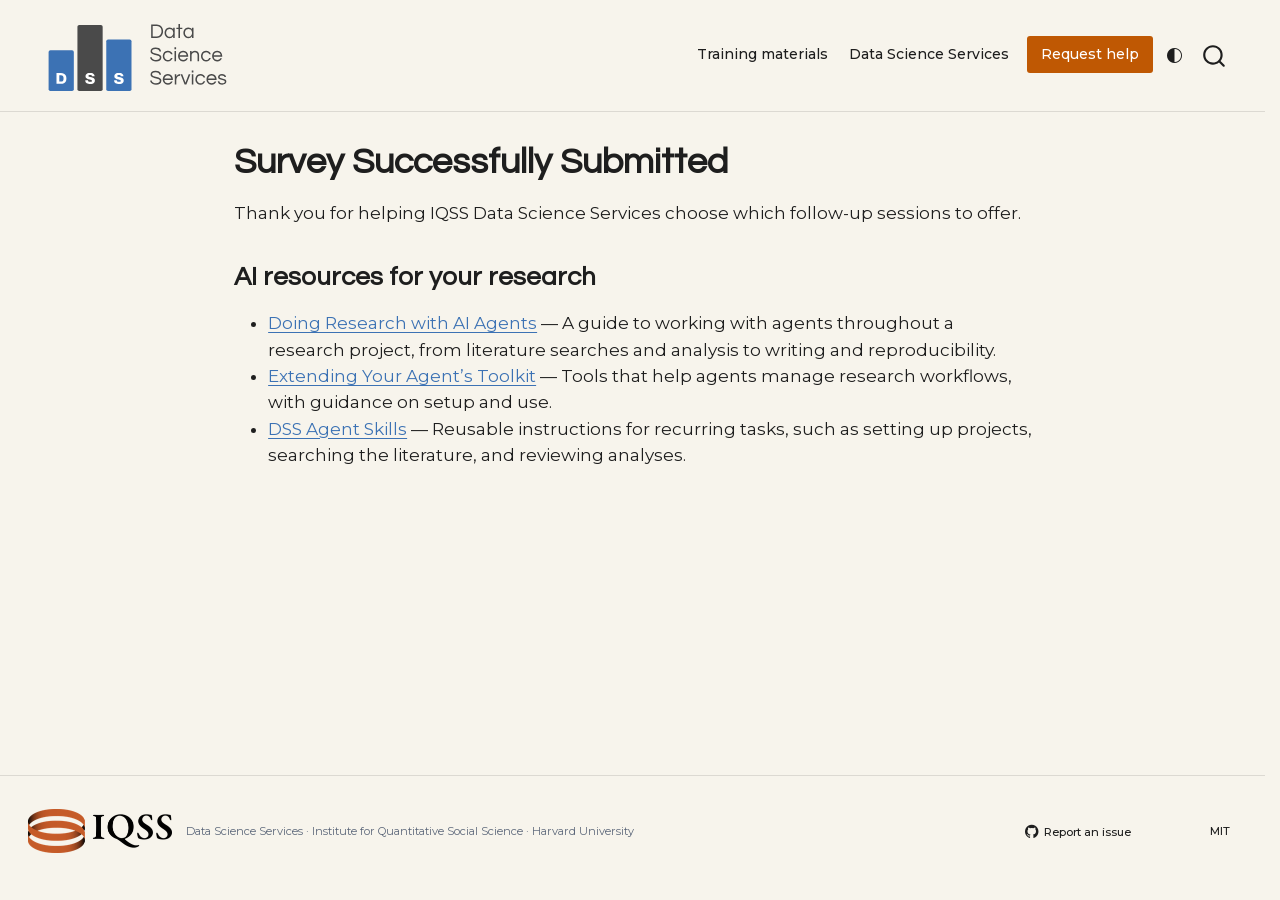
<file: ai-followup-submitted.html>
<!DOCTYPE html>
<html xmlns="http://www.w3.org/1999/xhtml" lang="en" xml:lang="en"><head>

<meta charset="utf-8">
<meta name="generator" content="quarto-1.9.38">

<meta name="viewport" content="width=device-width, initial-scale=1.0, user-scalable=yes">


<title>Survey Successfully Submitted – DSS Training Survey</title>
<style>
/* Default styles provided by pandoc.
** See https://pandoc.org/MANUAL.html#variables-for-html for config info.
*/
code{white-space: pre-wrap;}
span.smallcaps{font-variant: small-caps;}
div.columns{display: flex; gap: min(4vw, 1.5em);}
div.column{flex: auto; overflow-x: auto;}
div.hanging-indent{margin-left: 1.5em; text-indent: -1.5em;}
ul.task-list{list-style: none;}
ul.task-list li input[type="checkbox"] {
  width: 0.8em;
  margin: 0 0.8em 0.2em -1em; /* quarto-specific, see https://github.com/quarto-dev/quarto-cli/issues/4556 */ 
  vertical-align: middle;
}
</style>


<script src="site_libs/quarto-nav/quarto-nav.js"></script>
<script src="site_libs/clipboard/clipboard.min.js"></script>
<script src="site_libs/quarto-search/autocomplete.umd.js"></script>
<script src="site_libs/quarto-search/fuse.min.js"></script>
<script src="site_libs/quarto-search/quarto-search.js"></script>
<meta name="quarto:offset" content="./">
<link href="site_libs/quarto-contrib/quarto-project/IQSS/dss-theme/assets/favicon.png" rel="icon" type="image/png">
<script src="site_libs/quarto-html/quarto.js" type="module"></script>
<script src="site_libs/quarto-html/tabsets/tabsets.js" type="module"></script>
<script src="site_libs/quarto-html/popper.min.js"></script>
<script src="site_libs/quarto-html/tippy.umd.min.js"></script>
<link href="site_libs/quarto-html/tippy.css" rel="stylesheet">
<link href="site_libs/quarto-html/quarto-syntax-highlighting-15634bcf2e68342d4ad2dfa704d543f6.css" rel="stylesheet" class="quarto-color-scheme" id="quarto-text-highlighting-styles">
<link href="site_libs/quarto-html/quarto-syntax-highlighting-dark-0a6b7249c26820e032cb0bd839ff02b1.css" rel="stylesheet" class="quarto-color-scheme quarto-color-alternate" id="quarto-text-highlighting-styles">
<link href="site_libs/quarto-html/quarto-syntax-highlighting-15634bcf2e68342d4ad2dfa704d543f6.css" rel="stylesheet" class="quarto-color-scheme-extra" id="quarto-text-highlighting-styles">
<script src="site_libs/bootstrap/bootstrap.min.js"></script>
<link href="site_libs/bootstrap/bootstrap-icons.css" rel="stylesheet">
<link href="site_libs/bootstrap/bootstrap-e1fdb97b0946f02b4c0493ee0e673298.min.css" rel="stylesheet" append-hash="true" class="quarto-color-scheme" id="quarto-bootstrap" data-mode="light">
<link href="site_libs/bootstrap/bootstrap-dark-cc534bb2103fbdb14f989861a0cb3a12.min.css" rel="stylesheet" append-hash="true" class="quarto-color-scheme quarto-color-alternate" id="quarto-bootstrap" data-mode="dark">
<link href="site_libs/bootstrap/bootstrap-e1fdb97b0946f02b4c0493ee0e673298.min.css" rel="stylesheet" append-hash="true" class="quarto-color-scheme-extra" id="quarto-bootstrap" data-mode="light">
<script id="quarto-search-options" type="application/json">{
  "location": "navbar",
  "copy-button": false,
  "collapse-after": 3,
  "panel-placement": "end",
  "type": "overlay",
  "limit": 50,
  "keyboard-shortcut": [
    "f",
    "/",
    "s"
  ],
  "show-item-context": false,
  "language": {
    "search-no-results-text": "No results",
    "search-matching-documents-text": "matching documents",
    "search-copy-link-title": "Copy link to search",
    "search-hide-matches-text": "Hide additional matches",
    "search-more-match-text": "more match in this document",
    "search-more-matches-text": "more matches in this document",
    "search-clear-button-title": "Clear",
    "search-text-placeholder": "",
    "search-detached-cancel-button-title": "Cancel",
    "search-submit-button-title": "Submit",
    "search-label": "Search"
  }
}</script>
<meta name="theme-color" content="#3C72B4">
<meta name="robots" content="noindex">


</head>

<body class="nav-fixed fullcontent quarto-light"><script id="quarto-html-before-body" type="application/javascript">
    const toggleBodyColorMode = (bsSheetEl) => {
      const mode = bsSheetEl.getAttribute("data-mode");
      const bodyEl = window.document.querySelector("body");
      if (mode === "dark") {
        bodyEl.classList.add("quarto-dark");
        bodyEl.classList.remove("quarto-light");
      } else {
        bodyEl.classList.add("quarto-light");
        bodyEl.classList.remove("quarto-dark");
      }
    }
    const toggleBodyColorPrimary = () => {
      const bsSheetEl = window.document.querySelector("link#quarto-bootstrap:not([rel=disabled-stylesheet])");
      if (bsSheetEl) {
        toggleBodyColorMode(bsSheetEl);
      }
    }
    const setColorSchemeToggle = (alternate) => {
      const toggles = window.document.querySelectorAll('.quarto-color-scheme-toggle');
      for (let i=0; i < toggles.length; i++) {
        const toggle = toggles[i];
        if (toggle) {
          if (alternate) {
            toggle.classList.add("alternate");
          } else {
            toggle.classList.remove("alternate");
          }
        }
      }
    };
    const toggleColorMode = (alternate) => {
      // Switch the stylesheets
      const primaryStylesheets = window.document.querySelectorAll('link.quarto-color-scheme:not(.quarto-color-alternate)');
      const alternateStylesheets = window.document.querySelectorAll('link.quarto-color-scheme.quarto-color-alternate');
      manageTransitions('#quarto-margin-sidebar .nav-link', false);
      if (alternate) {
        // note: dark is layered on light, we don't disable primary!
        enableStylesheet(alternateStylesheets);
        for (const sheetNode of alternateStylesheets) {
          if (sheetNode.id === "quarto-bootstrap") {
            toggleBodyColorMode(sheetNode);
          }
        }
      } else {
        disableStylesheet(alternateStylesheets);
        enableStylesheet(primaryStylesheets)
        toggleBodyColorPrimary();
      }
      manageTransitions('#quarto-margin-sidebar .nav-link', true);
      // Switch the toggles
      setColorSchemeToggle(alternate)
      // Hack to workaround the fact that safari doesn't
      // properly recolor the scrollbar when toggling (#1455)
      if (navigator.userAgent.indexOf('Safari') > 0 && navigator.userAgent.indexOf('Chrome') == -1) {
        manageTransitions("body", false);
        window.scrollTo(0, 1);
        setTimeout(() => {
          window.scrollTo(0, 0);
          manageTransitions("body", true);
        }, 40);
      }
    }
    const disableStylesheet = (stylesheets) => {
      for (let i=0; i < stylesheets.length; i++) {
        const stylesheet = stylesheets[i];
        stylesheet.rel = 'disabled-stylesheet';
      }
    }
    const enableStylesheet = (stylesheets) => {
      for (let i=0; i < stylesheets.length; i++) {
        const stylesheet = stylesheets[i];
        if(stylesheet.rel !== 'stylesheet') { // for Chrome, which will still FOUC without this check
          stylesheet.rel = 'stylesheet';
        }
      }
    }
    const manageTransitions = (selector, allowTransitions) => {
      const els = window.document.querySelectorAll(selector);
      for (let i=0; i < els.length; i++) {
        const el = els[i];
        if (allowTransitions) {
          el.classList.remove('notransition');
        } else {
          el.classList.add('notransition');
        }
      }
    }
    const isFileUrl = () => {
      return window.location.protocol === 'file:';
    }
    const hasAlternateSentinel = () => {
      let styleSentinel = getColorSchemeSentinel();
      if (styleSentinel !== null) {
        return styleSentinel === "alternate";
      } else {
        return false;
      }
    }
    const setStyleSentinel = (alternate) => {
      const value = alternate ? "alternate" : "default";
      if (!isFileUrl()) {
        window.localStorage.setItem("quarto-color-scheme", value);
      } else {
        localAlternateSentinel = value;
      }
    }
    const getColorSchemeSentinel = () => {
      if (!isFileUrl()) {
        const storageValue = window.localStorage.getItem("quarto-color-scheme");
        return storageValue != null ? storageValue : localAlternateSentinel;
      } else {
        return localAlternateSentinel;
      }
    }
    const toggleGiscusIfUsed = (isAlternate, darkModeDefault) => {
      const baseTheme = document.querySelector('#giscus-base-theme')?.value ?? 'light';
      const alternateTheme = document.querySelector('#giscus-alt-theme')?.value ?? 'dark';
      let newTheme = '';
      if(authorPrefersDark) {
        newTheme = isAlternate ? baseTheme : alternateTheme;
      } else {
        newTheme = isAlternate ? alternateTheme : baseTheme;
      }
      const changeGiscusTheme = () => {
        // From: https://github.com/giscus/giscus/issues/336
        const sendMessage = (message) => {
          const iframe = document.querySelector('iframe.giscus-frame');
          if (!iframe) return;
          iframe.contentWindow.postMessage({ giscus: message }, 'https://giscus.app');
        }
        sendMessage({
          setConfig: {
            theme: newTheme
          }
        });
      }
      const isGiscussLoaded = window.document.querySelector('iframe.giscus-frame') !== null;
      if (isGiscussLoaded) {
        changeGiscusTheme();
      }
    };
    const authorPrefersDark = false;
    const queryPrefersDark = window.matchMedia('(prefers-color-scheme: dark)');
    const darkModeDefault = queryPrefersDark.matches;
      document.querySelector('link#quarto-text-highlighting-styles.quarto-color-scheme-extra').rel = 'disabled-stylesheet';
      document.querySelector('link#quarto-bootstrap.quarto-color-scheme-extra').rel = 'disabled-stylesheet';
    let localAlternateSentinel = darkModeDefault ? 'alternate' : 'default';
    // Dark / light mode switch
    window.quartoToggleColorScheme = () => {
      // Read the current dark / light value
      let toAlternate = !hasAlternateSentinel();
      toggleColorMode(toAlternate);
      setStyleSentinel(toAlternate);
      toggleGiscusIfUsed(toAlternate, darkModeDefault);
      window.dispatchEvent(new Event('resize'));
    };
    queryPrefersDark.addEventListener("change", e => {
      if(window.localStorage.getItem("quarto-color-scheme") !== null)
        return;
      const alternate = e.matches
      toggleColorMode(alternate);
      localAlternateSentinel = e.matches ? 'alternate' : 'default'; // this is used alongside local storage!
      toggleGiscusIfUsed(alternate, darkModeDefault);
    });
    // Switch to dark mode if need be
    if (hasAlternateSentinel()) {
      toggleColorMode(true);
    } else {
      toggleColorMode(false);
    }
  </script>

<div id="quarto-search-results"></div>
  <header id="quarto-header" class="headroom fixed-top">
    <nav class="navbar navbar-expand-lg " data-bs-theme="dark">
      <div class="navbar-container container-fluid">
      <div class="navbar-brand-container mx-auto">
    <a href="https://www.iq.harvard.edu/data-science-services" class="navbar-brand navbar-brand-logo">
    <img src="site_libs/quarto-contrib/quarto-project/IQSS/dss-theme/assets/dss-logo.svg" alt="" class="navbar-logo light-content">
    <img src="site_libs/quarto-contrib/quarto-project/IQSS/dss-theme/assets/dss-logo-dark.svg" alt="" class="navbar-logo dark-content">
    </a>
  </div>
            <div id="quarto-search" class="" title="Search"></div>
          <button class="navbar-toggler" type="button" data-bs-toggle="collapse" data-bs-target="#navbarCollapse" aria-controls="navbarCollapse" role="menu" aria-expanded="false" aria-label="Toggle navigation" onclick="if (window.quartoToggleHeadroom) { window.quartoToggleHeadroom(); }">
  <span class="navbar-toggler-icon"></span>
</button>
          <div class="collapse navbar-collapse" id="navbarCollapse">
            <ul class="navbar-nav navbar-nav-scroll ms-auto">
  <li class="nav-item">
    <a class="nav-link" href="https://iqss.github.io/dss-training/"> 
<span class="menu-text">Training materials</span></a>
  </li>  
  <li class="nav-item">
    <a class="nav-link" href="https://www.iq.harvard.edu/data-science-services"> 
<span class="menu-text">Data Science Services</span></a>
  </li>  
  <li class="nav-item">
    <a class="nav-link" href="https://www.iq.harvard.edu/data-science-services/contact-us"> 
<span class="menu-text">Request help</span></a>
  </li>  
</ul>
          </div> <!-- /navcollapse -->
            <div class="quarto-navbar-tools">
  <a href="" class="quarto-color-scheme-toggle quarto-navigation-tool  px-1" onclick="window.quartoToggleColorScheme(); return false;" title="Toggle dark mode"><i class="bi"></i></a>
</div>
      </div> <!-- /container-fluid -->
    </nav>
</header>
<!-- content -->
<div id="quarto-content" class="quarto-container page-columns page-rows-contents page-layout-article page-navbar">
<!-- sidebar -->
<!-- margin-sidebar -->
    
<!-- main -->
<main class="content" id="quarto-document-content">


<header id="title-block-header" class="quarto-title-block default">
<div class="quarto-title">
<h1 class="title">Survey Successfully Submitted</h1>
</div>



<div class="quarto-title-meta">

    
  
    
  </div>
  


</header>


<p>Thank you for helping IQSS Data Science Services choose which follow-up sessions to offer.</p>
<section id="ai-resources-for-your-research" class="level2">
<h2 data-anchor-id="ai-resources-for-your-research">AI resources for your research</h2>
<ul>
<li><a href="https://iqss.github.io/dss-agentic-research/">Doing Research with AI Agents</a> — A guide to working with agents throughout a research project, from literature searches and analysis to writing and reproducibility.</li>
<li><a href="https://iqss.github.io/dss-agentic-toolkit/">Extending Your Agent’s Toolkit</a> — Tools that help agents manage research workflows, with guidance on setup and use.</li>
<li><a href="https://iqss.github.io/dss-agent-skills/">DSS Agent Skills</a> — Reusable instructions for recurring tasks, such as setting up projects, searching the literature, and reviewing analyses.</li>
</ul>


</section>

</main> <!-- /main -->
<script>
// Light / Dark / System switch, built on Quarto's own light-dark mechanism (Quarto 1.7+ with
// respect-user-color-scheme: true). Quarto stores an explicit choice in localStorage["quarto-color-scheme"]
// ("default" = light, "alternate" = dark) and, when nothing is stored, follows prefers-color-scheme and
// tracks OS changes live. "System" here therefore means: remove the stored choice and apply the OS preference.
(function () {
  const KEY = "quarto-color-scheme";
  const mq = window.matchMedia("(prefers-color-scheme: dark)");
  const stored = () => { try { return window.localStorage.getItem(KEY); } catch { return null; } };
  const mode = () => { const s = stored(); return s === "alternate" ? "dark" : s === "default" ? "light" : "system"; };
  const isDark = () => document.body.classList.contains("quarto-dark");
  const apply = (dark) => {
    if (isDark() === dark) return;
    if (typeof window.quartoToggleColorScheme === "function") { window.quartoToggleColorScheme(); }
  };
  const choose = (m) => {
    const dark = m === "dark" ? true : m === "light" ? false : mq.matches;
    apply(dark);
    try {
      if (m === "system") { window.localStorage.removeItem(KEY); }
      else { window.localStorage.setItem(KEY, dark ? "alternate" : "default"); }
    } catch {}
    mark();
  };
  const items = [["light", "Light", "bi-sun"], ["dark", "Dark", "bi-moon"], ["system", "System", "bi-circle-half"]];
  let menu;
  const mark = () => {
    if (!menu) return;
    const m = mode();
    menu.querySelectorAll("[data-mode]").forEach((a) => {
      const on = a.dataset.mode === m;
      a.classList.toggle("active", on);
      a.setAttribute("aria-current", on ? "true" : "false");
    });
    const icon = menu.parentElement.querySelector(".dss-switch-icon");
    if (icon) icon.className = "bi dss-switch-icon " + items.find((i) => i[0] === m)[2];
  };
  const build = () => {
    const nav = document.querySelector(".navbar .navbar-nav.ms-auto") || document.querySelector(".navbar .navbar-nav");
    if (!nav || nav.querySelector(".dss-theme-switch")) return;
    const li = document.createElement("li");
    li.className = "nav-item dropdown dss-theme-switch";
    li.innerHTML =
      '<a class="nav-link dropdown-toggle" href="#" role="button" data-bs-toggle="dropdown" aria-expanded="false" aria-label="Color scheme" title="Color scheme">' +
      '<i class="bi dss-switch-icon bi-circle-half"></i></a>' +
      '<ul class="dropdown-menu dropdown-menu-end">' +
      items.map(([m, label, icon]) => '<li><a class="dropdown-item" href="#" data-mode="' + m + '"><i class="bi ' + icon + '"></i> ' + label + "</a></li>").join("") +
      "</ul>";
    nav.appendChild(li);
    menu = li.querySelector(".dropdown-menu");
    menu.addEventListener("click", (e) => {
      const a = e.target.closest("[data-mode]");
      if (!a) return;
      e.preventDefault();
      choose(a.dataset.mode);
    });
    mark();
  };
  if (document.readyState === "loading") { document.addEventListener("DOMContentLoaded", build); } else { build(); }
  // Quarto's listener re-applies the OS preference on change when nothing is stored; keep the tick in step.
  mq.addEventListener("change", () => setTimeout(mark, 0));
})();
</script>
<script id="quarto-html-after-body" type="application/javascript">
  window.document.addEventListener("DOMContentLoaded", function (event) {
    // Ensure there is a toggle, if there isn't float one in the top right
    if (window.document.querySelector('.quarto-color-scheme-toggle') === null) {
      const a = window.document.createElement('a');
      a.classList.add('top-right');
      a.classList.add('quarto-color-scheme-toggle');
      a.href = "";
      a.onclick = function() { try { window.quartoToggleColorScheme(); } catch {} return false; };
      const i = window.document.createElement("i");
      i.classList.add('bi');
      a.appendChild(i);
      window.document.body.appendChild(a);
    }
    setColorSchemeToggle(hasAlternateSentinel())
    const isCodeAnnotation = (el) => {
      for (const clz of el.classList) {
        if (clz.startsWith('code-annotation-')) {                     
          return true;
        }
      }
      return false;
    }
    const onCopySuccess = function(e) {
      // button target
      const button = e.trigger;
      // don't keep focus
      button.blur();
      // flash "checked"
      button.classList.add('code-copy-button-checked');
      var currentTitle = button.getAttribute("title");
      button.setAttribute("title", "Copied!");
      let tooltip;
      if (window.bootstrap) {
        button.setAttribute("data-bs-toggle", "tooltip");
        button.setAttribute("data-bs-placement", "left");
        button.setAttribute("data-bs-title", "Copied!");
        tooltip = new bootstrap.Tooltip(button, 
          { trigger: "manual", 
            customClass: "code-copy-button-tooltip",
            offset: [0, -8]});
        tooltip.show();    
      }
      setTimeout(function() {
        if (tooltip) {
          tooltip.hide();
          button.removeAttribute("data-bs-title");
          button.removeAttribute("data-bs-toggle");
          button.removeAttribute("data-bs-placement");
        }
        button.setAttribute("title", currentTitle);
        button.classList.remove('code-copy-button-checked');
      }, 1000);
      // clear code selection
      e.clearSelection();
    }
    const getTextToCopy = function(trigger) {
      const outerScaffold = trigger.parentElement.cloneNode(true);
      const codeEl = outerScaffold.querySelector('code');
      for (const childEl of codeEl.children) {
        if (isCodeAnnotation(childEl)) {
          childEl.remove();
        }
      }
      return codeEl.innerText;
    }
    const clipboard = new window.ClipboardJS('.code-copy-button:not([data-in-quarto-modal])', {
      text: getTextToCopy
    });
    clipboard.on('success', onCopySuccess);
    if (window.document.getElementById('quarto-embedded-source-code-modal')) {
      const clipboardModal = new window.ClipboardJS('.code-copy-button[data-in-quarto-modal]', {
        text: getTextToCopy,
        container: window.document.getElementById('quarto-embedded-source-code-modal')
      });
      clipboardModal.on('success', onCopySuccess);
    }
      var localhostRegex = new RegExp(/^(?:http|https):\/\/localhost\:?[0-9]*\//);
      var mailtoRegex = new RegExp(/^mailto:/);
        var filterRegex = new RegExp("https:\/\/iqss\.github\.io\/dss-survey\/");
      var isInternal = (href) => {
          return filterRegex.test(href) || localhostRegex.test(href) || mailtoRegex.test(href);
      }
      // Inspect non-navigation links and adorn them if external
     var links = window.document.querySelectorAll('a[href]:not(.nav-link):not(.navbar-brand):not(.toc-action):not(.sidebar-link):not(.sidebar-item-toggle):not(.pagination-link):not(.no-external):not([aria-hidden]):not(.dropdown-item):not(.quarto-navigation-tool):not(.about-link)');
      for (var i=0; i<links.length; i++) {
        const link = links[i];
        if (!isInternal(link.href)) {
          // undo the damage that might have been done by quarto-nav.js in the case of
          // links that we want to consider external
          if (link.dataset.originalHref !== undefined) {
            link.href = link.dataset.originalHref;
          }
            // target, if specified
            link.setAttribute("target", "_blank");
            if (link.getAttribute("rel") === null) {
              link.setAttribute("rel", "noopener");
            }
        }
      }
    function tippyHover(el, contentFn, onTriggerFn, onUntriggerFn) {
      const config = {
        allowHTML: true,
        maxWidth: 500,
        delay: 100,
        arrow: false,
        appendTo: function(el) {
            return el.parentElement;
        },
        interactive: true,
        interactiveBorder: 10,
        theme: 'quarto',
        placement: 'bottom-start',
      };
      if (contentFn) {
        config.content = contentFn;
      }
      if (onTriggerFn) {
        config.onTrigger = onTriggerFn;
      }
      if (onUntriggerFn) {
        config.onUntrigger = onUntriggerFn;
      }
      window.tippy(el, config); 
    }
    const noterefs = window.document.querySelectorAll('a[role="doc-noteref"]');
    for (var i=0; i<noterefs.length; i++) {
      const ref = noterefs[i];
      tippyHover(ref, function() {
        // use id or data attribute instead here
        let href = ref.getAttribute('data-footnote-href') || ref.getAttribute('href');
        try { href = new URL(href).hash; } catch {}
        const id = href.replace(/^#\/?/, "");
        const note = window.document.getElementById(id);
        if (note) {
          return note.innerHTML;
        } else {
          return "";
        }
      });
    }
    const xrefs = window.document.querySelectorAll('a.quarto-xref');
    const processXRef = (id, note) => {
      // Strip column container classes
      const stripColumnClz = (el) => {
        el.classList.remove("page-full", "page-columns");
        if (el.children) {
          for (const child of el.children) {
            stripColumnClz(child);
          }
        }
      }
      stripColumnClz(note)
      if (id === null || id.startsWith('sec-')) {
        // Special case sections, only their first couple elements
        const container = document.createElement("div");
        if (note.children && note.children.length > 2) {
          container.appendChild(note.children[0].cloneNode(true));
          for (let i = 1; i < note.children.length; i++) {
            const child = note.children[i];
            if (child.tagName === "P" && child.innerText === "") {
              continue;
            } else {
              container.appendChild(child.cloneNode(true));
              break;
            }
          }
          if (window.Quarto?.typesetMath) {
            window.Quarto.typesetMath(container);
          }
          return container.innerHTML
        } else {
          if (window.Quarto?.typesetMath) {
            window.Quarto.typesetMath(note);
          }
          return note.innerHTML;
        }
      } else {
        // Remove any anchor links if they are present
        const anchorLink = note.querySelector('a.anchorjs-link');
        if (anchorLink) {
          anchorLink.remove();
        }
        if (window.Quarto?.typesetMath) {
          window.Quarto.typesetMath(note);
        }
        if (note.classList.contains("callout")) {
          return note.outerHTML;
        } else {
          return note.innerHTML;
        }
      }
    }
    for (var i=0; i<xrefs.length; i++) {
      const xref = xrefs[i];
      tippyHover(xref, undefined, function(instance) {
        instance.disable();
        let url = xref.getAttribute('href');
        let hash = undefined; 
        if (url.startsWith('#')) {
          hash = url;
        } else {
          try { hash = new URL(url).hash; } catch {}
        }
        if (hash) {
          const id = hash.replace(/^#\/?/, "");
          const note = window.document.getElementById(id);
          if (note !== null) {
            try {
              const html = processXRef(id, note.cloneNode(true));
              instance.setContent(html);
            } finally {
              instance.enable();
              instance.show();
            }
          } else {
            // See if we can fetch this
            fetch(url.split('#')[0])
            .then(res => res.text())
            .then(html => {
              const parser = new DOMParser();
              const htmlDoc = parser.parseFromString(html, "text/html");
              const note = htmlDoc.getElementById(id);
              if (note !== null) {
                const html = processXRef(id, note);
                instance.setContent(html);
              } 
            }).finally(() => {
              instance.enable();
              instance.show();
            });
          }
        } else {
          // See if we can fetch a full url (with no hash to target)
          // This is a special case and we should probably do some content thinning / targeting
          fetch(url)
          .then(res => res.text())
          .then(html => {
            const parser = new DOMParser();
            const htmlDoc = parser.parseFromString(html, "text/html");
            const note = htmlDoc.querySelector('main.content');
            if (note !== null) {
              // This should only happen for chapter cross references
              // (since there is no id in the URL)
              // remove the first header
              if (note.children.length > 0 && note.children[0].tagName === "HEADER") {
                note.children[0].remove();
              }
              const html = processXRef(null, note);
              instance.setContent(html);
            } 
          }).finally(() => {
            instance.enable();
            instance.show();
          });
        }
      }, function(instance) {
      });
    }
        let selectedAnnoteEl;
        const selectorForAnnotation = ( cell, annotation) => {
          let cellAttr = 'data-code-cell="' + cell + '"';
          let lineAttr = 'data-code-annotation="' +  annotation + '"';
          const selector = 'span[' + cellAttr + '][' + lineAttr + ']';
          return selector;
        }
        const selectCodeLines = (annoteEl) => {
          const doc = window.document;
          const targetCell = annoteEl.getAttribute("data-target-cell");
          const targetAnnotation = annoteEl.getAttribute("data-target-annotation");
          const annoteSpan = window.document.querySelector(selectorForAnnotation(targetCell, targetAnnotation));
          const lines = annoteSpan.getAttribute("data-code-lines").split(",");
          const lineIds = lines.map((line) => {
            return targetCell + "-" + line;
          })
          let top = null;
          let height = null;
          let parent = null;
          if (lineIds.length > 0) {
              //compute the position of the single el (top and bottom and make a div)
              const el = window.document.getElementById(lineIds[0]);
              top = el.offsetTop;
              height = el.offsetHeight;
              parent = el.parentElement.parentElement;
            if (lineIds.length > 1) {
              const lastEl = window.document.getElementById(lineIds[lineIds.length - 1]);
              const bottom = lastEl.offsetTop + lastEl.offsetHeight;
              height = bottom - top;
            }
            if (top !== null && height !== null && parent !== null) {
              // cook up a div (if necessary) and position it 
              let div = window.document.getElementById("code-annotation-line-highlight");
              if (div === null) {
                div = window.document.createElement("div");
                div.setAttribute("id", "code-annotation-line-highlight");
                div.style.position = 'absolute';
                parent.appendChild(div);
              }
              div.style.top = top - 2 + "px";
              div.style.height = height + 4 + "px";
              div.style.left = 0;
              let gutterDiv = window.document.getElementById("code-annotation-line-highlight-gutter");
              if (gutterDiv === null) {
                gutterDiv = window.document.createElement("div");
                gutterDiv.setAttribute("id", "code-annotation-line-highlight-gutter");
                gutterDiv.style.position = 'absolute';
                const codeCell = window.document.getElementById(targetCell);
                const gutter = codeCell.querySelector('.code-annotation-gutter');
                gutter.appendChild(gutterDiv);
              }
              gutterDiv.style.top = top - 2 + "px";
              gutterDiv.style.height = height + 4 + "px";
            }
            selectedAnnoteEl = annoteEl;
          }
        };
        const unselectCodeLines = () => {
          const elementsIds = ["code-annotation-line-highlight", "code-annotation-line-highlight-gutter"];
          elementsIds.forEach((elId) => {
            const div = window.document.getElementById(elId);
            if (div) {
              div.remove();
            }
          });
          selectedAnnoteEl = undefined;
        };
          // Handle positioning of the toggle
      window.addEventListener(
        "resize",
        throttle(() => {
          elRect = undefined;
          if (selectedAnnoteEl) {
            selectCodeLines(selectedAnnoteEl);
          }
        }, 10)
      );
      function throttle(fn, ms) {
      let throttle = false;
      let timer;
        return (...args) => {
          if(!throttle) { // first call gets through
              fn.apply(this, args);
              throttle = true;
          } else { // all the others get throttled
              if(timer) clearTimeout(timer); // cancel #2
              timer = setTimeout(() => {
                fn.apply(this, args);
                timer = throttle = false;
              }, ms);
          }
        };
      }
        // Attach click handler to the DT
        const annoteDls = window.document.querySelectorAll('dt[data-target-cell]');
        for (const annoteDlNode of annoteDls) {
          annoteDlNode.addEventListener('click', (event) => {
            const clickedEl = event.target;
            if (clickedEl !== selectedAnnoteEl) {
              unselectCodeLines();
              const activeEl = window.document.querySelector('dt[data-target-cell].code-annotation-active');
              if (activeEl) {
                activeEl.classList.remove('code-annotation-active');
              }
              selectCodeLines(clickedEl);
              clickedEl.classList.add('code-annotation-active');
            } else {
              // Unselect the line
              unselectCodeLines();
              clickedEl.classList.remove('code-annotation-active');
            }
          });
        }
    const findCites = (el) => {
      const parentEl = el.parentElement;
      if (parentEl) {
        const cites = parentEl.dataset.cites;
        if (cites) {
          return {
            el,
            cites: cites.split(' ')
          };
        } else {
          return findCites(el.parentElement)
        }
      } else {
        return undefined;
      }
    };
    var bibliorefs = window.document.querySelectorAll('a[role="doc-biblioref"]');
    for (var i=0; i<bibliorefs.length; i++) {
      const ref = bibliorefs[i];
      const citeInfo = findCites(ref);
      if (citeInfo) {
        tippyHover(citeInfo.el, function() {
          var popup = window.document.createElement('div');
          citeInfo.cites.forEach(function(cite) {
            var citeDiv = window.document.createElement('div');
            citeDiv.classList.add('hanging-indent');
            citeDiv.classList.add('csl-entry');
            var biblioDiv = window.document.getElementById('ref-' + cite);
            if (biblioDiv) {
              citeDiv.innerHTML = biblioDiv.innerHTML;
            }
            popup.appendChild(citeDiv);
          });
          return popup.innerHTML;
        });
      }
    }
  });
  </script>
</div> <!-- /content -->
<footer class="footer">
  <div class="nav-footer">
    <div class="nav-footer-left">
<p><a href="https://www.iq.harvard.edu/" class="footer-logo" aria-label="IQSS, the Institute for Quantitative Social Science"></a><span>Data Science Services · Institute for Quantitative Social Science · Harvard University</span></p>
</div>   
    <div class="nav-footer-center">
      &nbsp;
    <div class="toc-actions"><ul><li><a href="https://github.com/IQSS/dss-survey/issues/new" class="toc-action"><i class="bi bi-github"></i>Report an issue</a></li></ul></div></div>
    <div class="nav-footer-right">
      <ul class="footer-items list-unstyled">
    <li class="nav-item">
    <a class="nav-link" href="https://github.com/IQSS/dss-survey/blob/main/LICENSE">
<p>MIT</p>
</a>
  </li>  
</ul>
    </div>
  </div>
</footer>
<script src="assets/survey.js"></script>




</body></html>
</file>
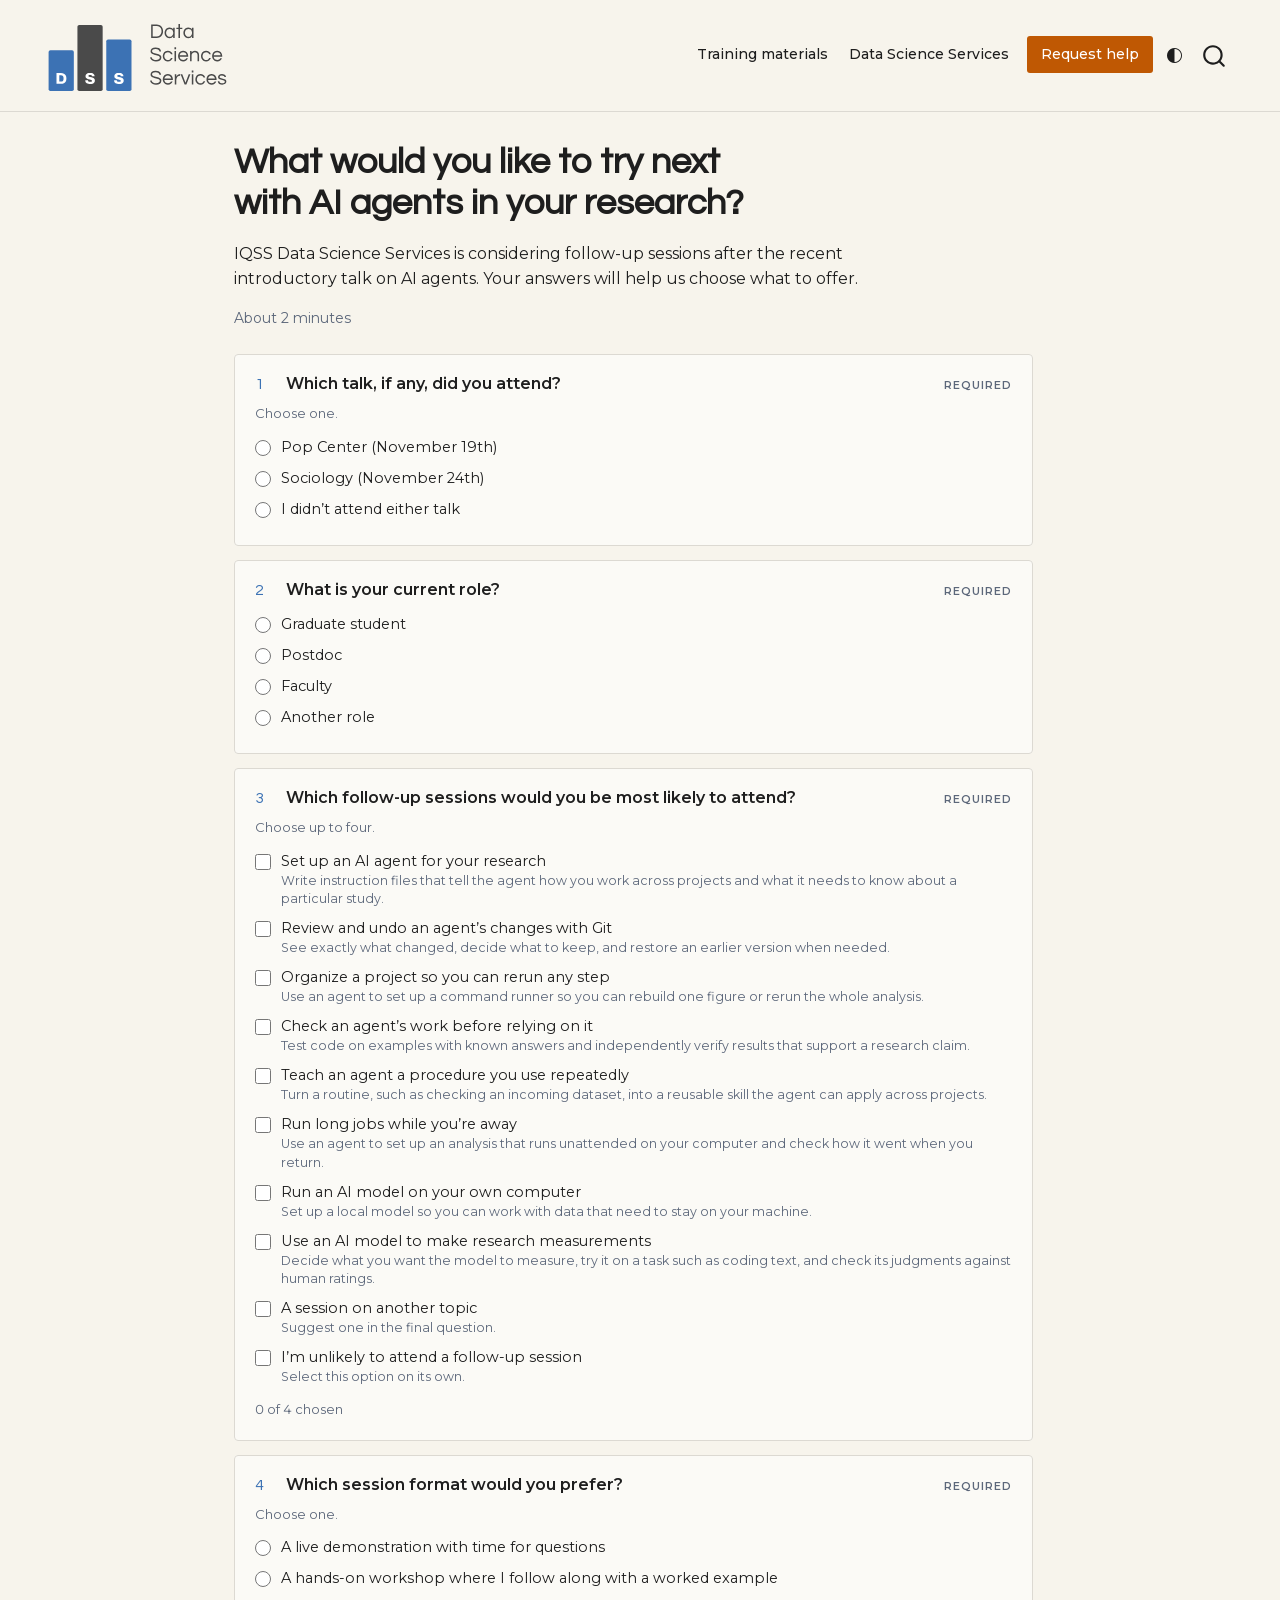
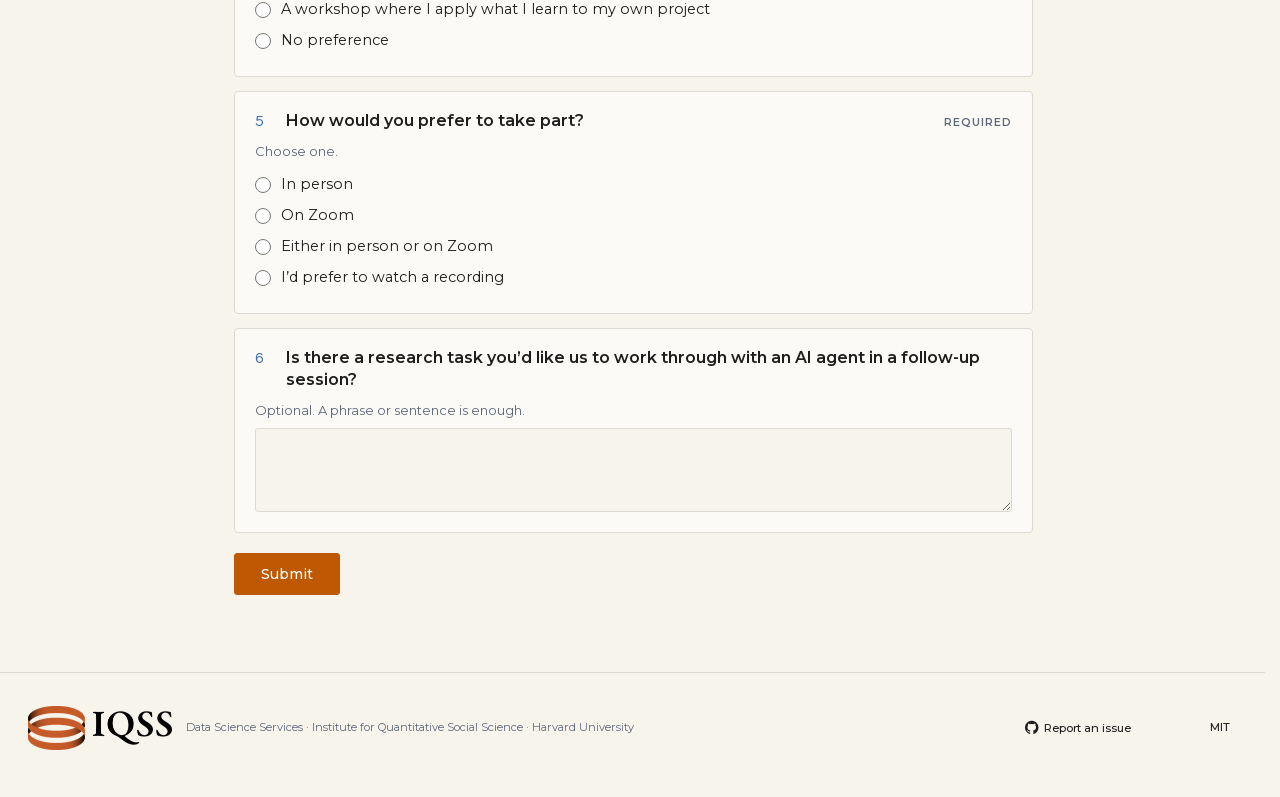
<file: ai-followup.html>
<!DOCTYPE html>
<html xmlns="http://www.w3.org/1999/xhtml" lang="en" xml:lang="en"><head>

<meta charset="utf-8">
<meta name="generator" content="quarto-1.9.38">

<meta name="viewport" content="width=device-width, initial-scale=1.0, user-scalable=yes">


<title>What would you like to try next with AI agents in your research? – DSS Training Survey</title>
<style>
/* Default styles provided by pandoc.
** See https://pandoc.org/MANUAL.html#variables-for-html for config info.
*/
code{white-space: pre-wrap;}
span.smallcaps{font-variant: small-caps;}
div.columns{display: flex; gap: min(4vw, 1.5em);}
div.column{flex: auto; overflow-x: auto;}
div.hanging-indent{margin-left: 1.5em; text-indent: -1.5em;}
ul.task-list{list-style: none;}
ul.task-list li input[type="checkbox"] {
  width: 0.8em;
  margin: 0 0.8em 0.2em -1em; /* quarto-specific, see https://github.com/quarto-dev/quarto-cli/issues/4556 */ 
  vertical-align: middle;
}
</style>


<script src="site_libs/quarto-nav/quarto-nav.js"></script>
<script src="site_libs/clipboard/clipboard.min.js"></script>
<script src="site_libs/quarto-search/autocomplete.umd.js"></script>
<script src="site_libs/quarto-search/fuse.min.js"></script>
<script src="site_libs/quarto-search/quarto-search.js"></script>
<meta name="quarto:offset" content="./">
<link href="site_libs/quarto-contrib/quarto-project/IQSS/dss-theme/assets/favicon.png" rel="icon" type="image/png">
<script src="site_libs/quarto-html/quarto.js" type="module"></script>
<script src="site_libs/quarto-html/tabsets/tabsets.js" type="module"></script>
<script src="site_libs/quarto-html/popper.min.js"></script>
<script src="site_libs/quarto-html/tippy.umd.min.js"></script>
<link href="site_libs/quarto-html/tippy.css" rel="stylesheet">
<link href="site_libs/quarto-html/quarto-syntax-highlighting-15634bcf2e68342d4ad2dfa704d543f6.css" rel="stylesheet" class="quarto-color-scheme" id="quarto-text-highlighting-styles">
<link href="site_libs/quarto-html/quarto-syntax-highlighting-dark-0a6b7249c26820e032cb0bd839ff02b1.css" rel="stylesheet" class="quarto-color-scheme quarto-color-alternate" id="quarto-text-highlighting-styles">
<link href="site_libs/quarto-html/quarto-syntax-highlighting-15634bcf2e68342d4ad2dfa704d543f6.css" rel="stylesheet" class="quarto-color-scheme-extra" id="quarto-text-highlighting-styles">
<script src="site_libs/bootstrap/bootstrap.min.js"></script>
<link href="site_libs/bootstrap/bootstrap-icons.css" rel="stylesheet">
<link href="site_libs/bootstrap/bootstrap-e1fdb97b0946f02b4c0493ee0e673298.min.css" rel="stylesheet" append-hash="true" class="quarto-color-scheme" id="quarto-bootstrap" data-mode="light">
<link href="site_libs/bootstrap/bootstrap-dark-cc534bb2103fbdb14f989861a0cb3a12.min.css" rel="stylesheet" append-hash="true" class="quarto-color-scheme quarto-color-alternate" id="quarto-bootstrap" data-mode="dark">
<link href="site_libs/bootstrap/bootstrap-e1fdb97b0946f02b4c0493ee0e673298.min.css" rel="stylesheet" append-hash="true" class="quarto-color-scheme-extra" id="quarto-bootstrap" data-mode="light">
<script id="quarto-search-options" type="application/json">{
  "location": "navbar",
  "copy-button": false,
  "collapse-after": 3,
  "panel-placement": "end",
  "type": "overlay",
  "limit": 50,
  "keyboard-shortcut": [
    "f",
    "/",
    "s"
  ],
  "show-item-context": false,
  "language": {
    "search-no-results-text": "No results",
    "search-matching-documents-text": "matching documents",
    "search-copy-link-title": "Copy link to search",
    "search-hide-matches-text": "Hide additional matches",
    "search-more-match-text": "more match in this document",
    "search-more-matches-text": "more matches in this document",
    "search-clear-button-title": "Clear",
    "search-text-placeholder": "",
    "search-detached-cancel-button-title": "Cancel",
    "search-submit-button-title": "Submit",
    "search-label": "Search"
  }
}</script>
<meta name="theme-color" content="#3C72B4">


</head>

<body class="nav-fixed fullcontent quarto-light"><script id="quarto-html-before-body" type="application/javascript">
    const toggleBodyColorMode = (bsSheetEl) => {
      const mode = bsSheetEl.getAttribute("data-mode");
      const bodyEl = window.document.querySelector("body");
      if (mode === "dark") {
        bodyEl.classList.add("quarto-dark");
        bodyEl.classList.remove("quarto-light");
      } else {
        bodyEl.classList.add("quarto-light");
        bodyEl.classList.remove("quarto-dark");
      }
    }
    const toggleBodyColorPrimary = () => {
      const bsSheetEl = window.document.querySelector("link#quarto-bootstrap:not([rel=disabled-stylesheet])");
      if (bsSheetEl) {
        toggleBodyColorMode(bsSheetEl);
      }
    }
    const setColorSchemeToggle = (alternate) => {
      const toggles = window.document.querySelectorAll('.quarto-color-scheme-toggle');
      for (let i=0; i < toggles.length; i++) {
        const toggle = toggles[i];
        if (toggle) {
          if (alternate) {
            toggle.classList.add("alternate");
          } else {
            toggle.classList.remove("alternate");
          }
        }
      }
    };
    const toggleColorMode = (alternate) => {
      // Switch the stylesheets
      const primaryStylesheets = window.document.querySelectorAll('link.quarto-color-scheme:not(.quarto-color-alternate)');
      const alternateStylesheets = window.document.querySelectorAll('link.quarto-color-scheme.quarto-color-alternate');
      manageTransitions('#quarto-margin-sidebar .nav-link', false);
      if (alternate) {
        // note: dark is layered on light, we don't disable primary!
        enableStylesheet(alternateStylesheets);
        for (const sheetNode of alternateStylesheets) {
          if (sheetNode.id === "quarto-bootstrap") {
            toggleBodyColorMode(sheetNode);
          }
        }
      } else {
        disableStylesheet(alternateStylesheets);
        enableStylesheet(primaryStylesheets)
        toggleBodyColorPrimary();
      }
      manageTransitions('#quarto-margin-sidebar .nav-link', true);
      // Switch the toggles
      setColorSchemeToggle(alternate)
      // Hack to workaround the fact that safari doesn't
      // properly recolor the scrollbar when toggling (#1455)
      if (navigator.userAgent.indexOf('Safari') > 0 && navigator.userAgent.indexOf('Chrome') == -1) {
        manageTransitions("body", false);
        window.scrollTo(0, 1);
        setTimeout(() => {
          window.scrollTo(0, 0);
          manageTransitions("body", true);
        }, 40);
      }
    }
    const disableStylesheet = (stylesheets) => {
      for (let i=0; i < stylesheets.length; i++) {
        const stylesheet = stylesheets[i];
        stylesheet.rel = 'disabled-stylesheet';
      }
    }
    const enableStylesheet = (stylesheets) => {
      for (let i=0; i < stylesheets.length; i++) {
        const stylesheet = stylesheets[i];
        if(stylesheet.rel !== 'stylesheet') { // for Chrome, which will still FOUC without this check
          stylesheet.rel = 'stylesheet';
        }
      }
    }
    const manageTransitions = (selector, allowTransitions) => {
      const els = window.document.querySelectorAll(selector);
      for (let i=0; i < els.length; i++) {
        const el = els[i];
        if (allowTransitions) {
          el.classList.remove('notransition');
        } else {
          el.classList.add('notransition');
        }
      }
    }
    const isFileUrl = () => {
      return window.location.protocol === 'file:';
    }
    const hasAlternateSentinel = () => {
      let styleSentinel = getColorSchemeSentinel();
      if (styleSentinel !== null) {
        return styleSentinel === "alternate";
      } else {
        return false;
      }
    }
    const setStyleSentinel = (alternate) => {
      const value = alternate ? "alternate" : "default";
      if (!isFileUrl()) {
        window.localStorage.setItem("quarto-color-scheme", value);
      } else {
        localAlternateSentinel = value;
      }
    }
    const getColorSchemeSentinel = () => {
      if (!isFileUrl()) {
        const storageValue = window.localStorage.getItem("quarto-color-scheme");
        return storageValue != null ? storageValue : localAlternateSentinel;
      } else {
        return localAlternateSentinel;
      }
    }
    const toggleGiscusIfUsed = (isAlternate, darkModeDefault) => {
      const baseTheme = document.querySelector('#giscus-base-theme')?.value ?? 'light';
      const alternateTheme = document.querySelector('#giscus-alt-theme')?.value ?? 'dark';
      let newTheme = '';
      if(authorPrefersDark) {
        newTheme = isAlternate ? baseTheme : alternateTheme;
      } else {
        newTheme = isAlternate ? alternateTheme : baseTheme;
      }
      const changeGiscusTheme = () => {
        // From: https://github.com/giscus/giscus/issues/336
        const sendMessage = (message) => {
          const iframe = document.querySelector('iframe.giscus-frame');
          if (!iframe) return;
          iframe.contentWindow.postMessage({ giscus: message }, 'https://giscus.app');
        }
        sendMessage({
          setConfig: {
            theme: newTheme
          }
        });
      }
      const isGiscussLoaded = window.document.querySelector('iframe.giscus-frame') !== null;
      if (isGiscussLoaded) {
        changeGiscusTheme();
      }
    };
    const authorPrefersDark = false;
    const queryPrefersDark = window.matchMedia('(prefers-color-scheme: dark)');
    const darkModeDefault = queryPrefersDark.matches;
      document.querySelector('link#quarto-text-highlighting-styles.quarto-color-scheme-extra').rel = 'disabled-stylesheet';
      document.querySelector('link#quarto-bootstrap.quarto-color-scheme-extra').rel = 'disabled-stylesheet';
    let localAlternateSentinel = darkModeDefault ? 'alternate' : 'default';
    // Dark / light mode switch
    window.quartoToggleColorScheme = () => {
      // Read the current dark / light value
      let toAlternate = !hasAlternateSentinel();
      toggleColorMode(toAlternate);
      setStyleSentinel(toAlternate);
      toggleGiscusIfUsed(toAlternate, darkModeDefault);
      window.dispatchEvent(new Event('resize'));
    };
    queryPrefersDark.addEventListener("change", e => {
      if(window.localStorage.getItem("quarto-color-scheme") !== null)
        return;
      const alternate = e.matches
      toggleColorMode(alternate);
      localAlternateSentinel = e.matches ? 'alternate' : 'default'; // this is used alongside local storage!
      toggleGiscusIfUsed(alternate, darkModeDefault);
    });
    // Switch to dark mode if need be
    if (hasAlternateSentinel()) {
      toggleColorMode(true);
    } else {
      toggleColorMode(false);
    }
  </script>

<div id="quarto-search-results"></div>
  <header id="quarto-header" class="headroom fixed-top">
    <nav class="navbar navbar-expand-lg " data-bs-theme="dark">
      <div class="navbar-container container-fluid">
      <div class="navbar-brand-container mx-auto">
    <a href="https://www.iq.harvard.edu/data-science-services" class="navbar-brand navbar-brand-logo">
    <img src="site_libs/quarto-contrib/quarto-project/IQSS/dss-theme/assets/dss-logo.svg" alt="" class="navbar-logo light-content">
    <img src="site_libs/quarto-contrib/quarto-project/IQSS/dss-theme/assets/dss-logo-dark.svg" alt="" class="navbar-logo dark-content">
    </a>
  </div>
            <div id="quarto-search" class="" title="Search"></div>
          <button class="navbar-toggler" type="button" data-bs-toggle="collapse" data-bs-target="#navbarCollapse" aria-controls="navbarCollapse" role="menu" aria-expanded="false" aria-label="Toggle navigation" onclick="if (window.quartoToggleHeadroom) { window.quartoToggleHeadroom(); }">
  <span class="navbar-toggler-icon"></span>
</button>
          <div class="collapse navbar-collapse" id="navbarCollapse">
            <ul class="navbar-nav navbar-nav-scroll ms-auto">
  <li class="nav-item">
    <a class="nav-link" href="https://iqss.github.io/dss-training/"> 
<span class="menu-text">Training materials</span></a>
  </li>  
  <li class="nav-item">
    <a class="nav-link" href="https://www.iq.harvard.edu/data-science-services"> 
<span class="menu-text">Data Science Services</span></a>
  </li>  
  <li class="nav-item">
    <a class="nav-link" href="https://www.iq.harvard.edu/data-science-services/contact-us"> 
<span class="menu-text">Request help</span></a>
  </li>  
</ul>
          </div> <!-- /navcollapse -->
            <div class="quarto-navbar-tools">
  <a href="" class="quarto-color-scheme-toggle quarto-navigation-tool  px-1" onclick="window.quartoToggleColorScheme(); return false;" title="Toggle dark mode"><i class="bi"></i></a>
</div>
      </div> <!-- /container-fluid -->
    </nav>
</header>
<!-- content -->
<div id="quarto-content" class="quarto-container page-columns page-rows-contents page-layout-article page-navbar">
<!-- sidebar -->
<!-- margin-sidebar -->
    
<!-- main -->
<main class="content" id="quarto-document-content">


<header id="title-block-header" class="quarto-title-block default">
<div class="quarto-title">
<h1 class="title">What would you like to try next with AI agents in your research?</h1>
</div>



<div class="quarto-title-meta">

    
  
    
  </div>
  


</header>


<p class="lede">IQSS Data Science Services is considering follow-up sessions after the recent introductory talk on AI agents. Your answers will help us choose what to offer.</p><p class="survey-meta">About 2 minutes</p><form id="survey-form" data-survey="ai-followup-2026" data-endpoint="https://script.google.com/macros/s/AKfycbxiOhMQ71eu6hIfHcC5cVQHvexdoMuqfLyOzqNETC7YJBLpxZy3nLkGeoO0Kr7VsfQU/exec" data-confirmation="ai-followup-submitted.html" novalidate=""><fieldset><div class="question" data-q="talk" data-type="radio" data-required="true"><div class="q" id="talk-label"><span class="num">1</span><span class="q-text">Which talk, if any, did you attend?</span><span class="req" title="Required">Required</span></div><div class="hint">Choose one.</div><div class="opts"><label class="opt" for="talk-1"><input type="radio" name="talk" id="talk-1" value="Pop Center (November 19th)"><span>Pop Center (November 19th)</span></label><label class="opt" for="talk-2"><input type="radio" name="talk" id="talk-2" value="Sociology (November 24th)"><span>Sociology (November 24th)</span></label><label class="opt" for="talk-3"><input type="radio" name="talk" id="talk-3" value="I didn’t attend either talk"><span>I didn’t attend either talk</span></label></div><div class="error" role="alert"></div></div></fieldset><fieldset><div class="question" data-q="role" data-type="radio" data-required="true"><div class="q" id="role-label"><span class="num">2</span><span class="q-text">What is your current role?</span><span class="req" title="Required">Required</span></div><div class="opts"><label class="opt" for="role-1"><input type="radio" name="role" id="role-1" value="Graduate student"><span>Graduate student</span></label><label class="opt" for="role-2"><input type="radio" name="role" id="role-2" value="Postdoc"><span>Postdoc</span></label><label class="opt" for="role-3"><input type="radio" name="role" id="role-3" value="Faculty"><span>Faculty</span></label><label class="opt" for="role-4"><input type="radio" name="role" id="role-4" value="Another role"><span>Another role</span></label></div><div class="error" role="alert"></div></div><div class="question" data-q="grad_year" data-type="select" data-condition="show" data-source="role" data-value="Graduate student" hidden=""><div class="q part" id="grad_year-label"><span class="q-text">What year of graduate study are you in?</span></div><div class="hint">Optional.</div><select id="grad_year" name="grad_year" aria-labelledby="grad_year-label"><option value="">Choose one</option><option>G1</option><option>G2</option><option>G3</option><option>G4</option><option>G5</option><option>G6</option><option>G7 or later</option></select><div class="error" role="alert"></div></div></fieldset><fieldset><div class="question" data-q="topics" data-type="checkbox" data-required="true" data-max="4"><div class="q" id="topics-label"><span class="num">3</span><span class="q-text">Which follow-up sessions would you be most likely to attend?</span><span class="req" title="Required">Required</span></div><div class="hint">Choose up to four.</div><div class="opts"><label class="opt" for="topics-1"><input type="checkbox" name="topics" id="topics-1" value="Set up an AI agent for your research"><span>Set up an AI agent for your research<small>Write instruction files that tell the agent how you work across projects and what it needs to know about a particular study.</small></span></label><label class="opt" for="topics-2"><input type="checkbox" name="topics" id="topics-2" value="Review and undo an agent’s changes with Git"><span>Review and undo an agent’s changes with Git<small>See exactly what changed, decide what to keep, and restore an earlier version when needed.</small></span></label><label class="opt" for="topics-3"><input type="checkbox" name="topics" id="topics-3" value="Organize a project so you can rerun any step"><span>Organize a project so you can rerun any step<small>Use an agent to set up a command runner so you can rebuild one figure or rerun the whole analysis.</small></span></label><label class="opt" for="topics-4"><input type="checkbox" name="topics" id="topics-4" value="Check an agent’s work before relying on it"><span>Check an agent’s work before relying on it<small>Test code on examples with known answers and independently verify results that support a research claim.</small></span></label><label class="opt" for="topics-5"><input type="checkbox" name="topics" id="topics-5" value="Teach an agent a procedure you use repeatedly"><span>Teach an agent a procedure you use repeatedly<small>Turn a routine, such as checking an incoming dataset, into a reusable skill the agent can apply across projects.</small></span></label><label class="opt" for="topics-6"><input type="checkbox" name="topics" id="topics-6" value="Run long jobs while you’re away"><span>Run long jobs while you’re away<small>Use an agent to set up an analysis that runs unattended on your computer and check how it went when you return.</small></span></label><label class="opt" for="topics-7"><input type="checkbox" name="topics" id="topics-7" value="Run an AI model on your own computer"><span>Run an AI model on your own computer<small>Set up a local model so you can work with data that need to stay on your machine.</small></span></label><label class="opt" for="topics-8"><input type="checkbox" name="topics" id="topics-8" value="Use an AI model to make research measurements"><span>Use an AI model to make research measurements<small>Decide what you want the model to measure, try it on a task such as coding text, and check its judgments against human ratings.</small></span></label><label class="opt" for="topics-9"><input type="checkbox" name="topics" id="topics-9" value="A session on another topic"><span>A session on another topic<small>Suggest one in the final question.</small></span></label><label class="opt" for="topics-10"><input type="checkbox" name="topics" id="topics-10" value="I’m unlikely to attend a follow-up session" data-exclusive=""><span>I’m unlikely to attend a follow-up session<small>Select this option on its own.</small></span></label></div><div class="counter" aria-live="polite"></div><div class="error" role="alert"></div></div></fieldset><fieldset><div class="question" data-q="formats" data-type="radio" data-required="true" data-condition="hide" data-source="topics" data-value="I’m unlikely to attend a follow-up session"><div class="q" id="formats-label"><span class="num">4</span><span class="q-text">Which session format would you prefer?</span><span class="req" title="Required">Required</span></div><div class="hint">Choose one.</div><div class="opts"><label class="opt" for="formats-1"><input type="radio" name="formats" id="formats-1" value="A live demonstration with time for questions"><span>A live demonstration with time for questions</span></label><label class="opt" for="formats-2"><input type="radio" name="formats" id="formats-2" value="A hands-on workshop where I follow along with a worked example"><span>A hands-on workshop where I follow along with a worked example</span></label><label class="opt" for="formats-3"><input type="radio" name="formats" id="formats-3" value="A workshop where I apply what I learn to my own project"><span>A workshop where I apply what I learn to my own project</span></label><label class="opt" for="formats-4"><input type="radio" name="formats" id="formats-4" value="No preference"><span>No preference</span></label></div><div class="error" role="alert"></div></div></fieldset><fieldset><div class="question" data-q="attend" data-type="radio" data-required="true" data-condition="hide" data-source="topics" data-value="I’m unlikely to attend a follow-up session"><div class="q" id="attend-label"><span class="num">5</span><span class="q-text">How would you prefer to take part?</span><span class="req" title="Required">Required</span></div><div class="hint">Choose one.</div><div class="opts"><label class="opt" for="attend-1"><input type="radio" name="attend" id="attend-1" value="In person"><span>In person</span></label><label class="opt" for="attend-2"><input type="radio" name="attend" id="attend-2" value="On Zoom"><span>On Zoom</span></label><label class="opt" for="attend-3"><input type="radio" name="attend" id="attend-3" value="Either in person or on Zoom"><span>Either in person or on Zoom</span></label><label class="opt" for="attend-4"><input type="radio" name="attend" id="attend-4" value="I’d prefer to watch a recording"><span>I’d prefer to watch a recording</span></label></div><div class="error" role="alert"></div></div></fieldset><fieldset><div class="question" data-q="comments" data-type="textarea"><div class="q" id="comments-label"><span class="num">6</span><span class="q-text">Is there a research task you’d like us to work through with an AI agent in a follow-up session?</span></div><div class="hint">Optional. A phrase or sentence is enough.</div><textarea id="comments" name="comments" maxlength="2000" aria-labelledby="comments-label"></textarea><div class="error" role="alert"></div></div></fieldset><div class="hp" aria-hidden="true"><label>Website <input type="text" name="website" tabindex="-1" autocomplete="off"></label></div><div class="actions"><button type="submit" class="dss-btn">Submit</button><span class="status" role="status"></span></div></form>



</main> <!-- /main -->
<script>
// Light / Dark / System switch, built on Quarto's own light-dark mechanism (Quarto 1.7+ with
// respect-user-color-scheme: true). Quarto stores an explicit choice in localStorage["quarto-color-scheme"]
// ("default" = light, "alternate" = dark) and, when nothing is stored, follows prefers-color-scheme and
// tracks OS changes live. "System" here therefore means: remove the stored choice and apply the OS preference.
(function () {
  const KEY = "quarto-color-scheme";
  const mq = window.matchMedia("(prefers-color-scheme: dark)");
  const stored = () => { try { return window.localStorage.getItem(KEY); } catch { return null; } };
  const mode = () => { const s = stored(); return s === "alternate" ? "dark" : s === "default" ? "light" : "system"; };
  const isDark = () => document.body.classList.contains("quarto-dark");
  const apply = (dark) => {
    if (isDark() === dark) return;
    if (typeof window.quartoToggleColorScheme === "function") { window.quartoToggleColorScheme(); }
  };
  const choose = (m) => {
    const dark = m === "dark" ? true : m === "light" ? false : mq.matches;
    apply(dark);
    try {
      if (m === "system") { window.localStorage.removeItem(KEY); }
      else { window.localStorage.setItem(KEY, dark ? "alternate" : "default"); }
    } catch {}
    mark();
  };
  const items = [["light", "Light", "bi-sun"], ["dark", "Dark", "bi-moon"], ["system", "System", "bi-circle-half"]];
  let menu;
  const mark = () => {
    if (!menu) return;
    const m = mode();
    menu.querySelectorAll("[data-mode]").forEach((a) => {
      const on = a.dataset.mode === m;
      a.classList.toggle("active", on);
      a.setAttribute("aria-current", on ? "true" : "false");
    });
    const icon = menu.parentElement.querySelector(".dss-switch-icon");
    if (icon) icon.className = "bi dss-switch-icon " + items.find((i) => i[0] === m)[2];
  };
  const build = () => {
    const nav = document.querySelector(".navbar .navbar-nav.ms-auto") || document.querySelector(".navbar .navbar-nav");
    if (!nav || nav.querySelector(".dss-theme-switch")) return;
    const li = document.createElement("li");
    li.className = "nav-item dropdown dss-theme-switch";
    li.innerHTML =
      '<a class="nav-link dropdown-toggle" href="#" role="button" data-bs-toggle="dropdown" aria-expanded="false" aria-label="Color scheme" title="Color scheme">' +
      '<i class="bi dss-switch-icon bi-circle-half"></i></a>' +
      '<ul class="dropdown-menu dropdown-menu-end">' +
      items.map(([m, label, icon]) => '<li><a class="dropdown-item" href="#" data-mode="' + m + '"><i class="bi ' + icon + '"></i> ' + label + "</a></li>").join("") +
      "</ul>";
    nav.appendChild(li);
    menu = li.querySelector(".dropdown-menu");
    menu.addEventListener("click", (e) => {
      const a = e.target.closest("[data-mode]");
      if (!a) return;
      e.preventDefault();
      choose(a.dataset.mode);
    });
    mark();
  };
  if (document.readyState === "loading") { document.addEventListener("DOMContentLoaded", build); } else { build(); }
  // Quarto's listener re-applies the OS preference on change when nothing is stored; keep the tick in step.
  mq.addEventListener("change", () => setTimeout(mark, 0));
})();
</script>
<script id="quarto-html-after-body" type="application/javascript">
  window.document.addEventListener("DOMContentLoaded", function (event) {
    // Ensure there is a toggle, if there isn't float one in the top right
    if (window.document.querySelector('.quarto-color-scheme-toggle') === null) {
      const a = window.document.createElement('a');
      a.classList.add('top-right');
      a.classList.add('quarto-color-scheme-toggle');
      a.href = "";
      a.onclick = function() { try { window.quartoToggleColorScheme(); } catch {} return false; };
      const i = window.document.createElement("i");
      i.classList.add('bi');
      a.appendChild(i);
      window.document.body.appendChild(a);
    }
    setColorSchemeToggle(hasAlternateSentinel())
    const isCodeAnnotation = (el) => {
      for (const clz of el.classList) {
        if (clz.startsWith('code-annotation-')) {                     
          return true;
        }
      }
      return false;
    }
    const onCopySuccess = function(e) {
      // button target
      const button = e.trigger;
      // don't keep focus
      button.blur();
      // flash "checked"
      button.classList.add('code-copy-button-checked');
      var currentTitle = button.getAttribute("title");
      button.setAttribute("title", "Copied!");
      let tooltip;
      if (window.bootstrap) {
        button.setAttribute("data-bs-toggle", "tooltip");
        button.setAttribute("data-bs-placement", "left");
        button.setAttribute("data-bs-title", "Copied!");
        tooltip = new bootstrap.Tooltip(button, 
          { trigger: "manual", 
            customClass: "code-copy-button-tooltip",
            offset: [0, -8]});
        tooltip.show();    
      }
      setTimeout(function() {
        if (tooltip) {
          tooltip.hide();
          button.removeAttribute("data-bs-title");
          button.removeAttribute("data-bs-toggle");
          button.removeAttribute("data-bs-placement");
        }
        button.setAttribute("title", currentTitle);
        button.classList.remove('code-copy-button-checked');
      }, 1000);
      // clear code selection
      e.clearSelection();
    }
    const getTextToCopy = function(trigger) {
      const outerScaffold = trigger.parentElement.cloneNode(true);
      const codeEl = outerScaffold.querySelector('code');
      for (const childEl of codeEl.children) {
        if (isCodeAnnotation(childEl)) {
          childEl.remove();
        }
      }
      return codeEl.innerText;
    }
    const clipboard = new window.ClipboardJS('.code-copy-button:not([data-in-quarto-modal])', {
      text: getTextToCopy
    });
    clipboard.on('success', onCopySuccess);
    if (window.document.getElementById('quarto-embedded-source-code-modal')) {
      const clipboardModal = new window.ClipboardJS('.code-copy-button[data-in-quarto-modal]', {
        text: getTextToCopy,
        container: window.document.getElementById('quarto-embedded-source-code-modal')
      });
      clipboardModal.on('success', onCopySuccess);
    }
      var localhostRegex = new RegExp(/^(?:http|https):\/\/localhost\:?[0-9]*\//);
      var mailtoRegex = new RegExp(/^mailto:/);
        var filterRegex = new RegExp("https:\/\/iqss\.github\.io\/dss-survey\/");
      var isInternal = (href) => {
          return filterRegex.test(href) || localhostRegex.test(href) || mailtoRegex.test(href);
      }
      // Inspect non-navigation links and adorn them if external
     var links = window.document.querySelectorAll('a[href]:not(.nav-link):not(.navbar-brand):not(.toc-action):not(.sidebar-link):not(.sidebar-item-toggle):not(.pagination-link):not(.no-external):not([aria-hidden]):not(.dropdown-item):not(.quarto-navigation-tool):not(.about-link)');
      for (var i=0; i<links.length; i++) {
        const link = links[i];
        if (!isInternal(link.href)) {
          // undo the damage that might have been done by quarto-nav.js in the case of
          // links that we want to consider external
          if (link.dataset.originalHref !== undefined) {
            link.href = link.dataset.originalHref;
          }
            // target, if specified
            link.setAttribute("target", "_blank");
            if (link.getAttribute("rel") === null) {
              link.setAttribute("rel", "noopener");
            }
        }
      }
    function tippyHover(el, contentFn, onTriggerFn, onUntriggerFn) {
      const config = {
        allowHTML: true,
        maxWidth: 500,
        delay: 100,
        arrow: false,
        appendTo: function(el) {
            return el.parentElement;
        },
        interactive: true,
        interactiveBorder: 10,
        theme: 'quarto',
        placement: 'bottom-start',
      };
      if (contentFn) {
        config.content = contentFn;
      }
      if (onTriggerFn) {
        config.onTrigger = onTriggerFn;
      }
      if (onUntriggerFn) {
        config.onUntrigger = onUntriggerFn;
      }
      window.tippy(el, config); 
    }
    const noterefs = window.document.querySelectorAll('a[role="doc-noteref"]');
    for (var i=0; i<noterefs.length; i++) {
      const ref = noterefs[i];
      tippyHover(ref, function() {
        // use id or data attribute instead here
        let href = ref.getAttribute('data-footnote-href') || ref.getAttribute('href');
        try { href = new URL(href).hash; } catch {}
        const id = href.replace(/^#\/?/, "");
        const note = window.document.getElementById(id);
        if (note) {
          return note.innerHTML;
        } else {
          return "";
        }
      });
    }
    const xrefs = window.document.querySelectorAll('a.quarto-xref');
    const processXRef = (id, note) => {
      // Strip column container classes
      const stripColumnClz = (el) => {
        el.classList.remove("page-full", "page-columns");
        if (el.children) {
          for (const child of el.children) {
            stripColumnClz(child);
          }
        }
      }
      stripColumnClz(note)
      if (id === null || id.startsWith('sec-')) {
        // Special case sections, only their first couple elements
        const container = document.createElement("div");
        if (note.children && note.children.length > 2) {
          container.appendChild(note.children[0].cloneNode(true));
          for (let i = 1; i < note.children.length; i++) {
            const child = note.children[i];
            if (child.tagName === "P" && child.innerText === "") {
              continue;
            } else {
              container.appendChild(child.cloneNode(true));
              break;
            }
          }
          if (window.Quarto?.typesetMath) {
            window.Quarto.typesetMath(container);
          }
          return container.innerHTML
        } else {
          if (window.Quarto?.typesetMath) {
            window.Quarto.typesetMath(note);
          }
          return note.innerHTML;
        }
      } else {
        // Remove any anchor links if they are present
        const anchorLink = note.querySelector('a.anchorjs-link');
        if (anchorLink) {
          anchorLink.remove();
        }
        if (window.Quarto?.typesetMath) {
          window.Quarto.typesetMath(note);
        }
        if (note.classList.contains("callout")) {
          return note.outerHTML;
        } else {
          return note.innerHTML;
        }
      }
    }
    for (var i=0; i<xrefs.length; i++) {
      const xref = xrefs[i];
      tippyHover(xref, undefined, function(instance) {
        instance.disable();
        let url = xref.getAttribute('href');
        let hash = undefined; 
        if (url.startsWith('#')) {
          hash = url;
        } else {
          try { hash = new URL(url).hash; } catch {}
        }
        if (hash) {
          const id = hash.replace(/^#\/?/, "");
          const note = window.document.getElementById(id);
          if (note !== null) {
            try {
              const html = processXRef(id, note.cloneNode(true));
              instance.setContent(html);
            } finally {
              instance.enable();
              instance.show();
            }
          } else {
            // See if we can fetch this
            fetch(url.split('#')[0])
            .then(res => res.text())
            .then(html => {
              const parser = new DOMParser();
              const htmlDoc = parser.parseFromString(html, "text/html");
              const note = htmlDoc.getElementById(id);
              if (note !== null) {
                const html = processXRef(id, note);
                instance.setContent(html);
              } 
            }).finally(() => {
              instance.enable();
              instance.show();
            });
          }
        } else {
          // See if we can fetch a full url (with no hash to target)
          // This is a special case and we should probably do some content thinning / targeting
          fetch(url)
          .then(res => res.text())
          .then(html => {
            const parser = new DOMParser();
            const htmlDoc = parser.parseFromString(html, "text/html");
            const note = htmlDoc.querySelector('main.content');
            if (note !== null) {
              // This should only happen for chapter cross references
              // (since there is no id in the URL)
              // remove the first header
              if (note.children.length > 0 && note.children[0].tagName === "HEADER") {
                note.children[0].remove();
              }
              const html = processXRef(null, note);
              instance.setContent(html);
            } 
          }).finally(() => {
            instance.enable();
            instance.show();
          });
        }
      }, function(instance) {
      });
    }
        let selectedAnnoteEl;
        const selectorForAnnotation = ( cell, annotation) => {
          let cellAttr = 'data-code-cell="' + cell + '"';
          let lineAttr = 'data-code-annotation="' +  annotation + '"';
          const selector = 'span[' + cellAttr + '][' + lineAttr + ']';
          return selector;
        }
        const selectCodeLines = (annoteEl) => {
          const doc = window.document;
          const targetCell = annoteEl.getAttribute("data-target-cell");
          const targetAnnotation = annoteEl.getAttribute("data-target-annotation");
          const annoteSpan = window.document.querySelector(selectorForAnnotation(targetCell, targetAnnotation));
          const lines = annoteSpan.getAttribute("data-code-lines").split(",");
          const lineIds = lines.map((line) => {
            return targetCell + "-" + line;
          })
          let top = null;
          let height = null;
          let parent = null;
          if (lineIds.length > 0) {
              //compute the position of the single el (top and bottom and make a div)
              const el = window.document.getElementById(lineIds[0]);
              top = el.offsetTop;
              height = el.offsetHeight;
              parent = el.parentElement.parentElement;
            if (lineIds.length > 1) {
              const lastEl = window.document.getElementById(lineIds[lineIds.length - 1]);
              const bottom = lastEl.offsetTop + lastEl.offsetHeight;
              height = bottom - top;
            }
            if (top !== null && height !== null && parent !== null) {
              // cook up a div (if necessary) and position it 
              let div = window.document.getElementById("code-annotation-line-highlight");
              if (div === null) {
                div = window.document.createElement("div");
                div.setAttribute("id", "code-annotation-line-highlight");
                div.style.position = 'absolute';
                parent.appendChild(div);
              }
              div.style.top = top - 2 + "px";
              div.style.height = height + 4 + "px";
              div.style.left = 0;
              let gutterDiv = window.document.getElementById("code-annotation-line-highlight-gutter");
              if (gutterDiv === null) {
                gutterDiv = window.document.createElement("div");
                gutterDiv.setAttribute("id", "code-annotation-line-highlight-gutter");
                gutterDiv.style.position = 'absolute';
                const codeCell = window.document.getElementById(targetCell);
                const gutter = codeCell.querySelector('.code-annotation-gutter');
                gutter.appendChild(gutterDiv);
              }
              gutterDiv.style.top = top - 2 + "px";
              gutterDiv.style.height = height + 4 + "px";
            }
            selectedAnnoteEl = annoteEl;
          }
        };
        const unselectCodeLines = () => {
          const elementsIds = ["code-annotation-line-highlight", "code-annotation-line-highlight-gutter"];
          elementsIds.forEach((elId) => {
            const div = window.document.getElementById(elId);
            if (div) {
              div.remove();
            }
          });
          selectedAnnoteEl = undefined;
        };
          // Handle positioning of the toggle
      window.addEventListener(
        "resize",
        throttle(() => {
          elRect = undefined;
          if (selectedAnnoteEl) {
            selectCodeLines(selectedAnnoteEl);
          }
        }, 10)
      );
      function throttle(fn, ms) {
      let throttle = false;
      let timer;
        return (...args) => {
          if(!throttle) { // first call gets through
              fn.apply(this, args);
              throttle = true;
          } else { // all the others get throttled
              if(timer) clearTimeout(timer); // cancel #2
              timer = setTimeout(() => {
                fn.apply(this, args);
                timer = throttle = false;
              }, ms);
          }
        };
      }
        // Attach click handler to the DT
        const annoteDls = window.document.querySelectorAll('dt[data-target-cell]');
        for (const annoteDlNode of annoteDls) {
          annoteDlNode.addEventListener('click', (event) => {
            const clickedEl = event.target;
            if (clickedEl !== selectedAnnoteEl) {
              unselectCodeLines();
              const activeEl = window.document.querySelector('dt[data-target-cell].code-annotation-active');
              if (activeEl) {
                activeEl.classList.remove('code-annotation-active');
              }
              selectCodeLines(clickedEl);
              clickedEl.classList.add('code-annotation-active');
            } else {
              // Unselect the line
              unselectCodeLines();
              clickedEl.classList.remove('code-annotation-active');
            }
          });
        }
    const findCites = (el) => {
      const parentEl = el.parentElement;
      if (parentEl) {
        const cites = parentEl.dataset.cites;
        if (cites) {
          return {
            el,
            cites: cites.split(' ')
          };
        } else {
          return findCites(el.parentElement)
        }
      } else {
        return undefined;
      }
    };
    var bibliorefs = window.document.querySelectorAll('a[role="doc-biblioref"]');
    for (var i=0; i<bibliorefs.length; i++) {
      const ref = bibliorefs[i];
      const citeInfo = findCites(ref);
      if (citeInfo) {
        tippyHover(citeInfo.el, function() {
          var popup = window.document.createElement('div');
          citeInfo.cites.forEach(function(cite) {
            var citeDiv = window.document.createElement('div');
            citeDiv.classList.add('hanging-indent');
            citeDiv.classList.add('csl-entry');
            var biblioDiv = window.document.getElementById('ref-' + cite);
            if (biblioDiv) {
              citeDiv.innerHTML = biblioDiv.innerHTML;
            }
            popup.appendChild(citeDiv);
          });
          return popup.innerHTML;
        });
      }
    }
  });
  </script>
</div> <!-- /content -->
<footer class="footer">
  <div class="nav-footer">
    <div class="nav-footer-left">
<p><a href="https://www.iq.harvard.edu/" class="footer-logo" aria-label="IQSS, the Institute for Quantitative Social Science"></a><span>Data Science Services · Institute for Quantitative Social Science · Harvard University</span></p>
</div>   
    <div class="nav-footer-center">
      &nbsp;
    <div class="toc-actions"><ul><li><a href="https://github.com/IQSS/dss-survey/issues/new" class="toc-action"><i class="bi bi-github"></i>Report an issue</a></li></ul></div></div>
    <div class="nav-footer-right">
      <ul class="footer-items list-unstyled">
    <li class="nav-item">
    <a class="nav-link" href="https://github.com/IQSS/dss-survey/blob/main/LICENSE">
<p>MIT</p>
</a>
  </li>  
</ul>
    </div>
  </div>
</footer>
<script src="assets/survey.js"></script>




</body></html>
</file>
<file: site_libs/quarto-html/tippy.css>
.tippy-box[data-animation=fade][data-state=hidden]{opacity:0}[data-tippy-root]{max-width:calc(100vw - 10px)}.tippy-box{position:relative;background-color:#333;color:#fff;border-radius:4px;font-size:14px;line-height:1.4;white-space:normal;outline:0;transition-property:transform,visibility,opacity}.tippy-box[data-placement^=top]>.tippy-arrow{bottom:0}.tippy-box[data-placement^=top]>.tippy-arrow:before{bottom:-7px;left:0;border-width:8px 8px 0;border-top-color:initial;transform-origin:center top}.tippy-box[data-placement^=bottom]>.tippy-arrow{top:0}.tippy-box[data-placement^=bottom]>.tippy-arrow:before{top:-7px;left:0;border-width:0 8px 8px;border-bottom-color:initial;transform-origin:center bottom}.tippy-box[data-placement^=left]>.tippy-arrow{right:0}.tippy-box[data-placement^=left]>.tippy-arrow:before{border-width:8px 0 8px 8px;border-left-color:initial;right:-7px;transform-origin:center left}.tippy-box[data-placement^=right]>.tippy-arrow{left:0}.tippy-box[data-placement^=right]>.tippy-arrow:before{left:-7px;border-width:8px 8px 8px 0;border-right-color:initial;transform-origin:center right}.tippy-box[data-inertia][data-state=visible]{transition-timing-function:cubic-bezier(.54,1.5,.38,1.11)}.tippy-arrow{width:16px;height:16px;color:#333}.tippy-arrow:before{content:"";position:absolute;border-color:transparent;border-style:solid}.tippy-content{position:relative;padding:5px 9px;z-index:1}
</file>
<file: site_libs/quarto-html/quarto-syntax-highlighting-15634bcf2e68342d4ad2dfa704d543f6.css>
/* quarto syntax highlight colors */
:root {
  --quarto-hl-ot-color: #003B4F;
  --quarto-hl-at-color: #657422;
  --quarto-hl-ss-color: #20794D;
  --quarto-hl-an-color: #5E5E5E;
  --quarto-hl-fu-color: #4758AB;
  --quarto-hl-st-color: #20794D;
  --quarto-hl-cf-color: #003B4F;
  --quarto-hl-op-color: #5E5E5E;
  --quarto-hl-er-color: #AD0000;
  --quarto-hl-bn-color: #AD0000;
  --quarto-hl-al-color: #AD0000;
  --quarto-hl-va-color: #111111;
  --quarto-hl-bu-color: inherit;
  --quarto-hl-ex-color: inherit;
  --quarto-hl-pp-color: #AD0000;
  --quarto-hl-in-color: #5E5E5E;
  --quarto-hl-vs-color: #20794D;
  --quarto-hl-wa-color: #5E5E5E;
  --quarto-hl-do-color: #5E5E5E;
  --quarto-hl-im-color: #00769E;
  --quarto-hl-ch-color: #20794D;
  --quarto-hl-dt-color: #AD0000;
  --quarto-hl-fl-color: #AD0000;
  --quarto-hl-co-color: #5E5E5E;
  --quarto-hl-cv-color: #5E5E5E;
  --quarto-hl-cn-color: #8f5902;
  --quarto-hl-sc-color: #5E5E5E;
  --quarto-hl-dv-color: #AD0000;
  --quarto-hl-kw-color: #003B4F;
}

/* other quarto variables */
:root {
  --quarto-font-monospace: SFMono-Regular, Menlo, Monaco, Consolas, "Liberation Mono", "Courier New", monospace;
}

/* syntax highlight based on Pandoc's rules */
pre > code.sourceCode > span {
  color: #003B4F;
}

code.sourceCode > span {
  color: #003B4F;
}

div.sourceCode,
div.sourceCode pre.sourceCode {
  color: #003B4F;
}

/* Normal */
code span {
  color: #003B4F;
}

/* Alert */
code span.al {
  color: #AD0000;
  font-style: inherit;
}

/* Annotation */
code span.an {
  color: #5E5E5E;
  font-style: inherit;
}

/* Attribute */
code span.at {
  color: #657422;
  font-style: inherit;
}

/* BaseN */
code span.bn {
  color: #AD0000;
  font-style: inherit;
}

/* BuiltIn */
code span.bu {
  font-style: inherit;
}

/* ControlFlow */
code span.cf {
  color: #003B4F;
  font-weight: bold;
  font-style: inherit;
}

/* Char */
code span.ch {
  color: #20794D;
  font-style: inherit;
}

/* Constant */
code span.cn {
  color: #8f5902;
  font-style: inherit;
}

/* Comment */
code span.co {
  color: #5E5E5E;
  font-style: inherit;
}

/* CommentVar */
code span.cv {
  color: #5E5E5E;
  font-style: italic;
}

/* Documentation */
code span.do {
  color: #5E5E5E;
  font-style: italic;
}

/* DataType */
code span.dt {
  color: #AD0000;
  font-style: inherit;
}

/* DecVal */
code span.dv {
  color: #AD0000;
  font-style: inherit;
}

/* Error */
code span.er {
  color: #AD0000;
  font-style: inherit;
}

/* Extension */
code span.ex {
  font-style: inherit;
}

/* Float */
code span.fl {
  color: #AD0000;
  font-style: inherit;
}

/* Function */
code span.fu {
  color: #4758AB;
  font-style: inherit;
}

/* Import */
code span.im {
  color: #00769E;
  font-style: inherit;
}

/* Information */
code span.in {
  color: #5E5E5E;
  font-style: inherit;
}

/* Keyword */
code span.kw {
  color: #003B4F;
  font-weight: bold;
  font-style: inherit;
}

/* Operator */
code span.op {
  color: #5E5E5E;
  font-style: inherit;
}

/* Other */
code span.ot {
  color: #003B4F;
  font-style: inherit;
}

/* Preprocessor */
code span.pp {
  color: #AD0000;
  font-style: inherit;
}

/* SpecialChar */
code span.sc {
  color: #5E5E5E;
  font-style: inherit;
}

/* SpecialString */
code span.ss {
  color: #20794D;
  font-style: inherit;
}

/* String */
code span.st {
  color: #20794D;
  font-style: inherit;
}

/* Variable */
code span.va {
  color: #111111;
  font-style: inherit;
}

/* VerbatimString */
code span.vs {
  color: #20794D;
  font-style: inherit;
}

/* Warning */
code span.wa {
  color: #5E5E5E;
  font-style: italic;
}

.prevent-inlining {
  content: "</";
}

/*# sourceMappingURL=f23921c56f73e400b49028c9186a1aa0.css.map */
</file>
<file: site_libs/quarto-html/quarto-syntax-highlighting-dark-0a6b7249c26820e032cb0bd839ff02b1.css>
/* quarto syntax highlight colors */
:root {
  --quarto-hl-al-color: #f07178;
  --quarto-hl-an-color: #d4d0ab;
  --quarto-hl-at-color: #00e0e0;
  --quarto-hl-bn-color: #d4d0ab;
  --quarto-hl-bu-color: #abe338;
  --quarto-hl-ch-color: #abe338;
  --quarto-hl-co-color: #f8f8f2;
  --quarto-hl-cv-color: #ffd700;
  --quarto-hl-cn-color: #ffd700;
  --quarto-hl-cf-color: #ffa07a;
  --quarto-hl-dt-color: #ffa07a;
  --quarto-hl-dv-color: #d4d0ab;
  --quarto-hl-do-color: #f8f8f2;
  --quarto-hl-er-color: #f07178;
  --quarto-hl-ex-color: #00e0e0;
  --quarto-hl-fl-color: #d4d0ab;
  --quarto-hl-fu-color: #ffa07a;
  --quarto-hl-im-color: #abe338;
  --quarto-hl-in-color: #d4d0ab;
  --quarto-hl-kw-color: #ffa07a;
  --quarto-hl-op-color: #ffa07a;
  --quarto-hl-ot-color: #00e0e0;
  --quarto-hl-pp-color: #dcc6e0;
  --quarto-hl-re-color: #00e0e0;
  --quarto-hl-sc-color: #abe338;
  --quarto-hl-ss-color: #abe338;
  --quarto-hl-st-color: #abe338;
  --quarto-hl-va-color: #00e0e0;
  --quarto-hl-vs-color: #abe338;
  --quarto-hl-wa-color: #dcc6e0;
}

/* other quarto variables */
:root {
  --quarto-font-monospace: SFMono-Regular, Menlo, Monaco, Consolas, "Liberation Mono", "Courier New", monospace;
}

/* syntax highlight based on Pandoc's rules */
pre > code.sourceCode > span {
  color: #f8f8f2;
}

code.sourceCode > span {
  color: #f8f8f2;
}

div.sourceCode,
div.sourceCode pre.sourceCode {
  color: #f8f8f2;
}

/* Normal */
code span {
  color: #f8f8f2;
}

/* Alert */
code span.al {
  color: #f07178;
}

/* Annotation */
code span.an {
  color: #d4d0ab;
}

/* Attribute */
code span.at {
  color: #00e0e0;
}

/* BaseN */
code span.bn {
  color: #d4d0ab;
}

/* BuiltIn */
code span.bu {
  color: #abe338;
}

/* ControlFlow */
code span.cf {
  font-weight: bold;
  color: #ffa07a;
}

/* Char */
code span.ch {
  color: #abe338;
}

/* Constant */
code span.cn {
  color: #ffd700;
}

/* Comment */
code span.co {
  font-style: italic;
  color: #f8f8f2;
}

/* CommentVar */
code span.cv {
  color: #ffd700;
}

/* Documentation */
code span.do {
  color: #f8f8f2;
}

/* DataType */
code span.dt {
  color: #ffa07a;
}

/* DecVal */
code span.dv {
  color: #d4d0ab;
}

/* Error */
code span.er {
  color: #f07178;
  text-decoration: underline;
}

/* Extension */
code span.ex {
  font-weight: bold;
  color: #00e0e0;
}

/* Float */
code span.fl {
  color: #d4d0ab;
}

/* Function */
code span.fu {
  color: #ffa07a;
}

/* Import */
code span.im {
  color: #abe338;
}

/* Information */
code span.in {
  color: #d4d0ab;
}

/* Keyword */
code span.kw {
  font-weight: bold;
  color: #ffa07a;
}

/* Operator */
code span.op {
  color: #ffa07a;
}

/* Other */
code span.ot {
  color: #00e0e0;
}

/* Preprocessor */
code span.pp {
  color: #dcc6e0;
}

/* RegionMarker */
code span.re {
  background-color: #f8f8f2;
  color: #00e0e0;
}

/* SpecialChar */
code span.sc {
  color: #abe338;
}

/* SpecialString */
code span.ss {
  color: #abe338;
}

/* String */
code span.st {
  color: #abe338;
}

/* Variable */
code span.va {
  color: #00e0e0;
}

/* VerbatimString */
code span.vs {
  color: #abe338;
}

/* Warning */
code span.wa {
  color: #dcc6e0;
}

.prevent-inlining {
  content: "</";
}

/*# sourceMappingURL=175367c052bafc98bd680af3479823f0.css.map */
</file>
